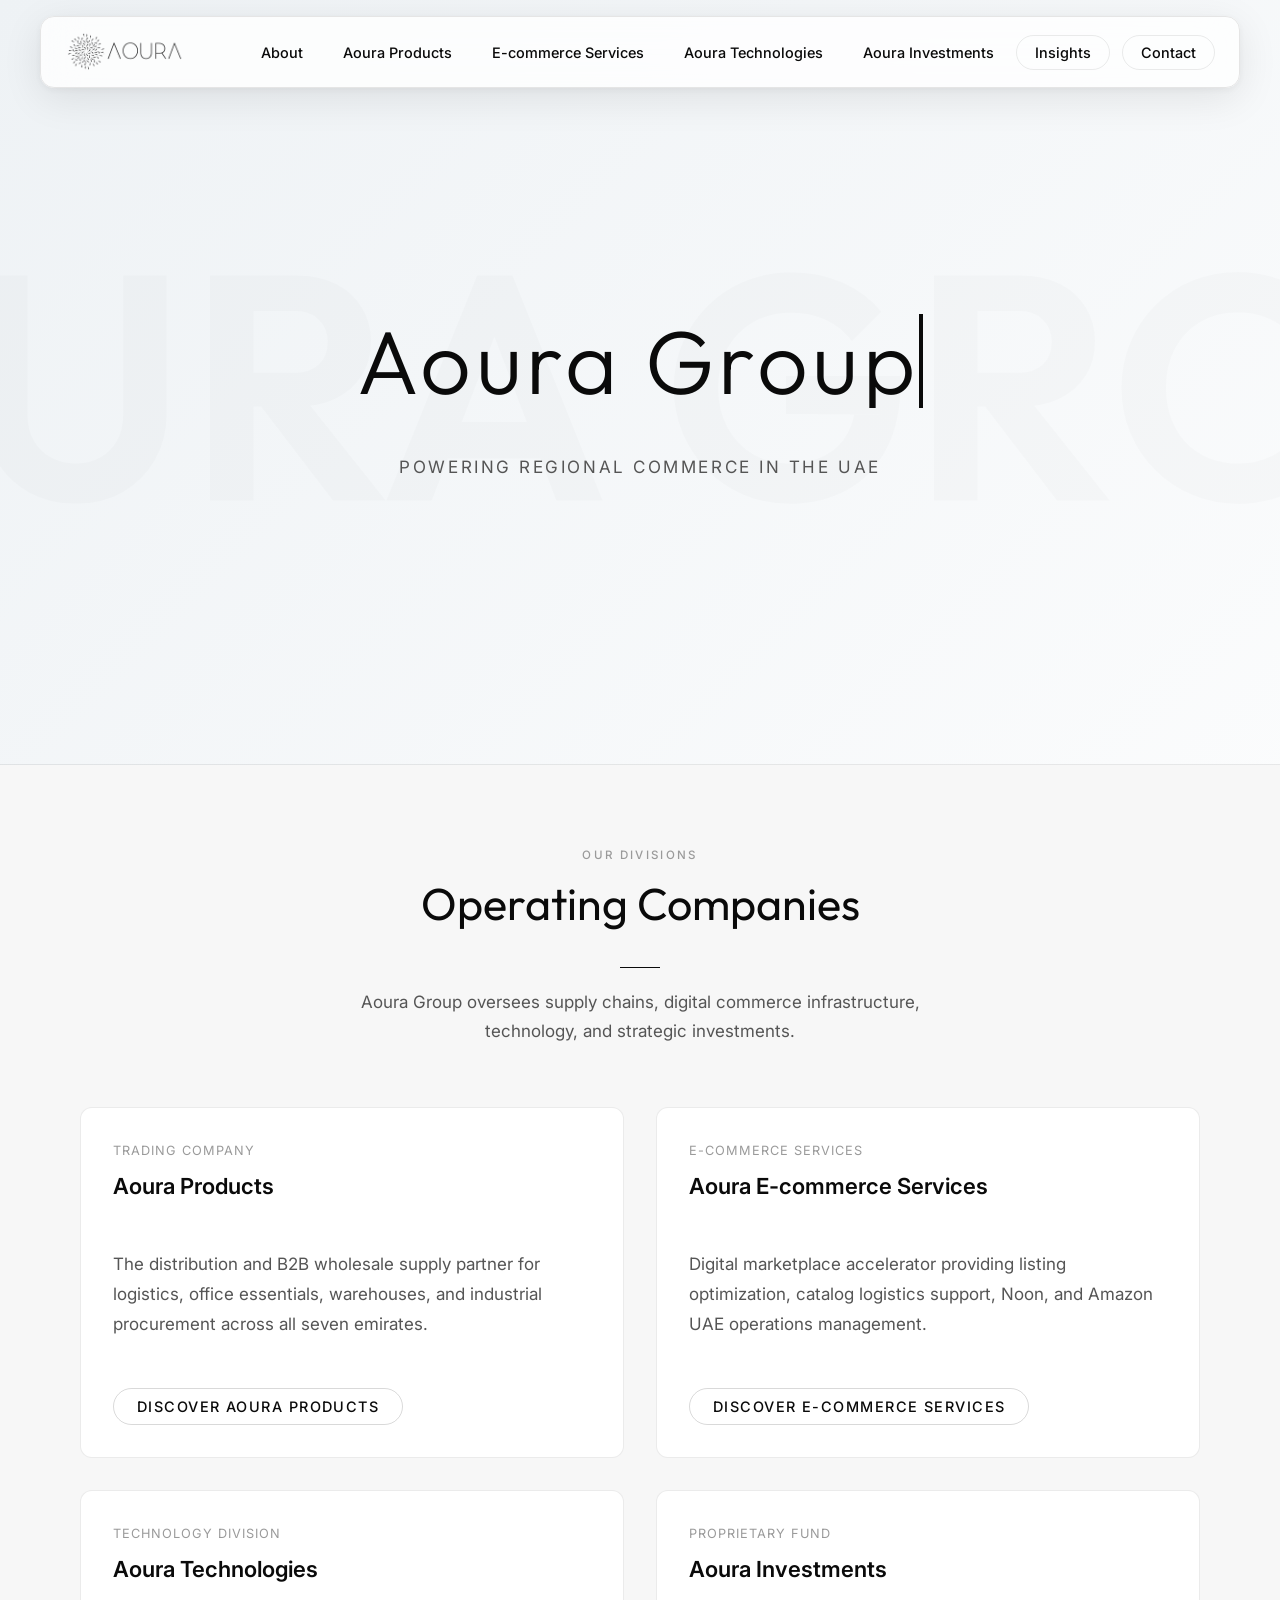
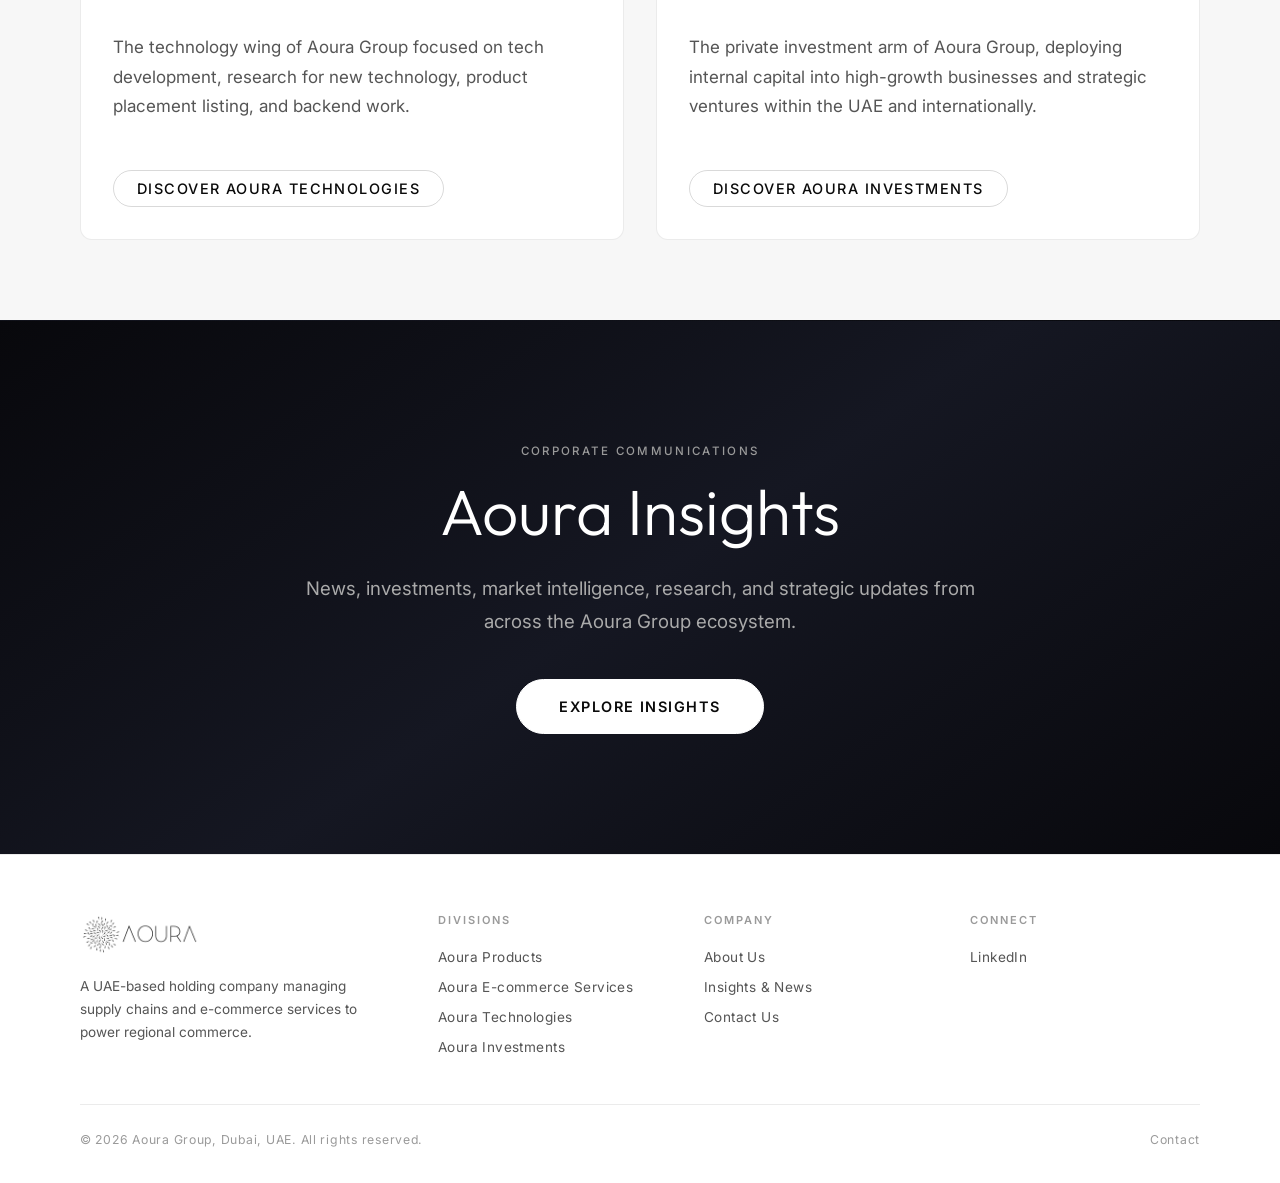
<file: index.html>
<!DOCTYPE html>
<html lang="en">
<head>
  <meta charset="utf-8"/>
  <meta content="width=device-width, initial-scale=1.0" name="viewport"/>
  <title>Aoura Group | Official Website | Commerce, Technologies & Investments</title>
  <meta content="Official website of Aoura Group, the parent holding company behind Aoura Products, Aoura E-commerce Services, Aoura Technologies, and Aoura Investments." name="description"/>

  <meta content="index, follow, max-image-preview:large, max-snippet:-1, max-video-preview:-1" name="robots"/>
  <meta content="Aoura Group" name="author"/>
  <link href="https://aouragrp.com/" rel="canonical"/>
  
  <meta content="website" property="og:type"/>
  <meta content="https://aouragrp.com/" property="og:url"/>
  <meta content="Aoura Group | Official Website" property="og:title"/>
  <meta content="Official website of Aoura Group, the parent holding company behind Aoura Products, Aoura E-commerce Services, Aoura Technologies, and Aoura Investments." property="og:description"/>
  <meta content="https://aouragrp.com/logo.png" property="og:image"/>
  <meta content="Aoura Group" property="og:site_name"/>
  
  <meta content="summary_large_image" name="twitter:card"/>
  <meta content="Aoura Group | Official Website" name="twitter:title"/>
  <meta content="Official website of Aoura Group, the parent holding company behind Aoura Products, Aoura E-commerce Services, Aoura Technologies, and Aoura Investments." name="twitter:description"/>
  <meta content="https://aouragrp.com/logo.png" name="twitter:image"/>

  <link rel="icon" type="image/png" href="favicon.png">
  <link rel="preconnect" href="https://fonts.googleapis.com">
  <link rel="preconnect" href="https://fonts.gstatic.com" crossorigin>
  <link rel="stylesheet" href="style.css">

    <script type="application/ld+json">
  {
    "@context": "https://schema.org",
    "@type": "Organization",
    "name": "Aoura Group",
    "alternateName": "Aoura GRP",
    "url": "https://aouragrp.com/",
    "logo": "https://aouragrp.com/logo.png",
    "description": "A UAE-based holding company managing supply chains and e-commerce services to power regional commerce.",
    "contactPoint": {
      "@type": "ContactPoint",
      "email": "customer@aouragrp.com",
      "contactType": "customer support"
    },
    "address": {
      "@type": "PostalAddress",
      "streetAddress": "Al Nahda Second",
      "addressLocality": "Dubai",
      "addressCountry": "AE"
    },
    "sameAs": [
      "https://www.linkedin.com/company/aoura-group"
    ]
  }
  </script>
  <script type="application/ld+json">
  {
    "@context": "https://schema.org",
    "@type": "WebSite",
    "name": "Aoura Group",
    "url": "https://aouragrp.com/"
  }
  </script>
</head>
<body>

  <!-- NAVBAR -->
  <div class="nav-wrap">
    <nav aria-label="Main Navigation" class="nav">
      <div class="nav-inner">
        <a aria-label="Aoura Group Home" class="nav-brand" href="index.html">
          <img alt="Aoura Group" src="logo.png" style="height: 48px; filter: grayscale(100%);" onerror="this.outerHTML='<span class=\'nav-brand-fallback\'>Aoura Group</span>'"/>
        </a>
        <div class="nav-links">
          <a href="about.html">About</a>
          <a href="products.html">Aoura Products</a>
          <a href="ecommerce-services.html">E-commerce Services</a>
          <a href="technologies.html">Aoura Technologies</a>
          <a href="investments.html">Aoura Investments</a>
          <a class="nav-contact-outline" href="https://insight.aouragrp.com/" target="_blank" rel="noopener" style="margin-right: 8px;">Insights</a>
          <a class="nav-contact-outline" href="contact.html">Contact</a>
        </div>
      </div>
      <button aria-expanded="false" aria-label="Open menu" class="nav-hamburger" id="hamburger">
        <span></span><span></span><span></span>
      </button>
    </nav>
  </div>
  <div aria-label="Mobile navigation" class="mobile-drawer" id="mobileDrawer" role="navigation">
    <a href="about.html">About</a>
    <a href="products.html">Aoura Products</a>
    <a href="ecommerce-services.html">E-commerce Services</a>
    <a href="technologies.html">Aoura Technologies</a>
    <a href="investments.html">Aoura Investments</a>
    <a href="https://insight.aouragrp.com/" target="_blank" rel="noopener">Insights</a>
    <a href="contact.html">Contact</a>
  </div>
  <div class="nav-spacer"></div>

  <!-- HERO -->
  <section aria-labelledby="hero-heading" id="hero">
    <div class="hero-bg-text">AOURA GROUP</div>
    <div class="hero-content">
      <div class="typewriter-container">
        <h1 class="typewriter" id="hero-heading">Aoura Group</h1>
      </div>
      <p class="hero-sub">Powering Regional Commerce in the UAE</p>
    </div>
  </section>

  <!-- DIVISIONS -->
  <section class="section grey" id="divisions">
    <div class="container">
      <div class="section-header center reveal">
        <p class="eyebrow">Our Divisions</p>
        <h2>Operating Companies</h2>
        <div class="divider"></div>
        <p>Aoura Group oversees supply chains, digital commerce infrastructure, technology, and strategic investments.</p>
      </div>
      <div class="sp-grid">
        
        <a class="sp-card reveal" href="products.html">
          <p class="sp-cat">Trading Company</p>
          <h3 style="min-height: 64px;">Aoura Products</h3>
          <p style="flex: 1; margin-bottom: 24px;">The distribution and B2B wholesale supply partner for logistics, office essentials, warehouses, and industrial procurement across all seven emirates.</p>
          <span class="sp-action-btn">Discover Aoura Products</span>
        </a>

        <a class="sp-card reveal" href="ecommerce-services.html">
          <p class="sp-cat">E-Commerce Services</p>
          <h3 style="min-height: 64px;">Aoura E-commerce Services</h3>
          <p style="flex: 1; margin-bottom: 24px;">Digital marketplace accelerator providing listing optimization, catalog logistics support, Noon, and Amazon UAE operations management.</p>
          <span class="sp-action-btn">Discover E-Commerce Services</span>
        </a>

        <a class="sp-card reveal" href="technologies.html">
          <p class="sp-cat">Technology Division</p>
          <h3 style="min-height: 64px;">Aoura Technologies</h3>
          <p style="flex: 1; margin-bottom: 24px;">The technology wing of Aoura Group focused on tech development, research for new technology, product placement listing, and backend work.</p>
          <span class="sp-action-btn">Discover Aoura Technologies</span>
        </a>

        <a class="sp-card reveal" href="investments.html">
          <p class="sp-cat">Proprietary Fund</p>
          <h3 style="min-height: 64px;">Aoura Investments</h3>
          <p style="flex: 1; margin-bottom: 24px;">The private investment arm of Aoura Group, deploying internal capital into high-growth businesses and strategic ventures within the UAE and internationally.</p>
          <span class="sp-action-btn">Discover Aoura Investments</span>
        </a>

      </div>
    </div>
  </section>

  <!-- INSIGHTS PREVIEW -->
  <section class="insights-banner reveal" id="insights-banner">
    <div class="container" style="max-width: 800px;">
      <p class="eyebrow" style="color: var(--grey-400); margin-bottom: 16px;">Corporate Communications</p>
      <h2 style="font-size: clamp(2.5rem, 5vw, 4rem); font-family: var(--font-display); font-weight: 300; margin-bottom: 24px;">Aoura Insights</h2>
      <p style="font-size: 1.1rem; line-height: 1.8; color: #aaaaaa; margin-bottom: 40px;">
        News, investments, market intelligence, research, and strategic updates from across the Aoura Group ecosystem.
      </p>
      <a href="https://insight.aouragrp.com/" target="_blank" rel="noopener" class="btn btn-light">Explore Insights</a>
    </div>
  </section>

  <!-- FOOTER -->
  <footer>
    <div class="container">
      <div class="footer-grid">
        <div style="grid-column: span 1.4;">
          <span class="footer-brand">
            <img alt="Aoura Group" src="logo.png" style="height: 48px; filter: grayscale(100%);" onerror="this.outerHTML='<span class=\'footer-brand\'>Aoura Group</span>'"/>
          </span>
          <p class="footer-tagline">A UAE-based holding company managing supply chains and e-commerce services to power regional commerce.</p>
        </div>
        <div>
          <p class="footer-col-title">Divisions</p>
          <ul class="footer-col-links">
            <li><a href="products.html">Aoura Products</a></li>
            <li><a href="ecommerce-services.html">Aoura E-commerce Services</a></li>
            <li><a href="technologies.html">Aoura Technologies</a></li>
            <li><a href="investments.html">Aoura Investments</a></li>
          </ul>
        </div>
        <div>
          <p class="footer-col-title">Company</p>
          <ul class="footer-col-links">
            <li><a href="about.html">About Us</a></li>
            <li><a href="https://insight.aouragrp.com/" target="_blank" rel="noopener">Insights & News</a></li>
            <li><a href="contact.html">Contact Us</a></li>
          </ul>
        </div>
        <div>
          <p class="footer-col-title">Connect</p>
          <ul class="footer-col-links">
            <li><a href="https://www.linkedin.com/company/aoura-group" target="_blank" rel="noopener">LinkedIn</a></li>
          </ul>
        </div>
      </div>
      <div class="footer-bottom">
        <p class="footer-copy">© 2026 Aoura Group, Dubai, UAE. All rights reserved.</p>
        <p class="footer-copy">
          <a href="contact.html">Contact</a>
        </p>
      </div>
    </div>
  </footer>

  <script src="script.js"></script>
</body>
</html>
</file>
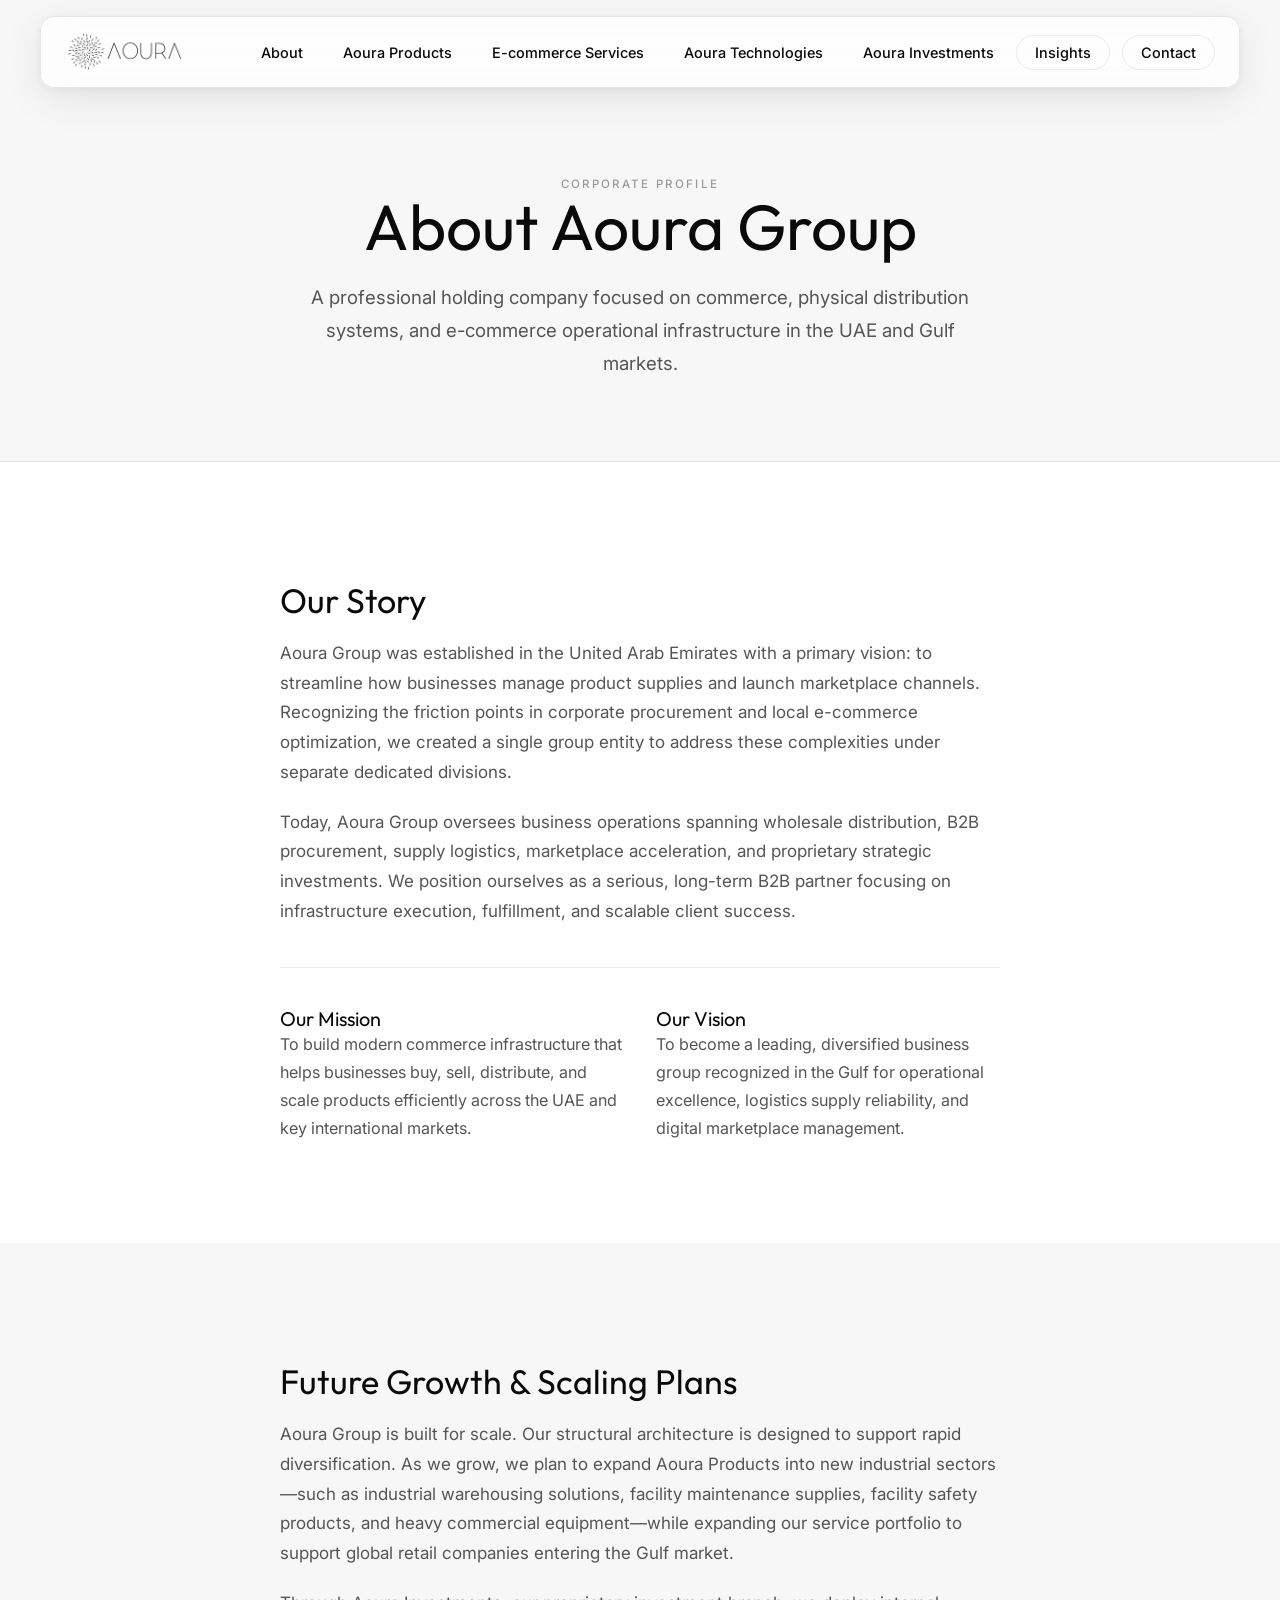
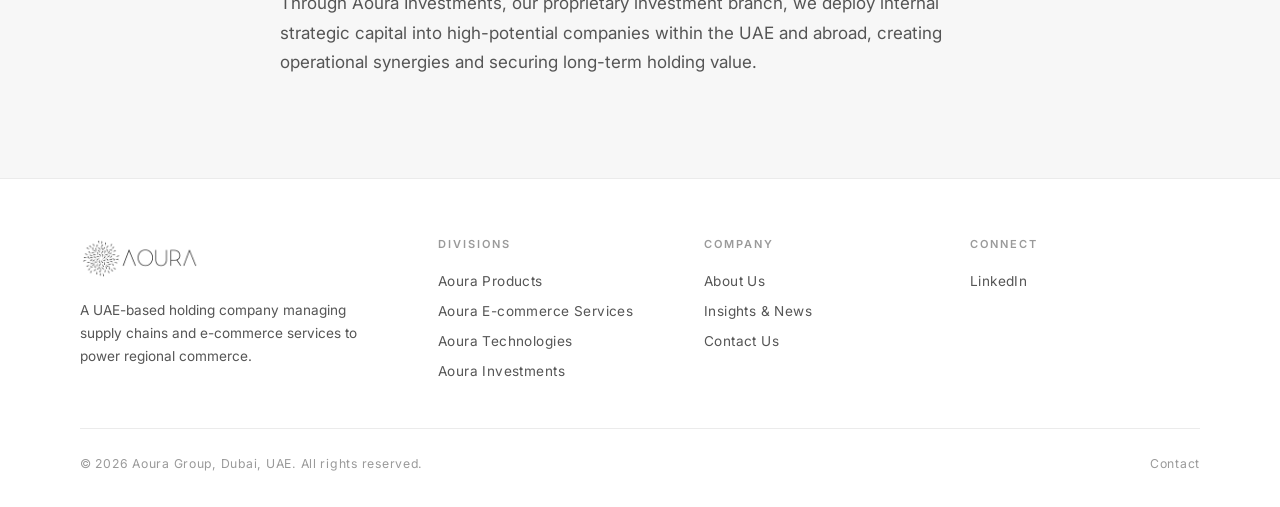
<file: about.html>
<!DOCTYPE html>
<html lang="en">
<head>
  <meta charset="utf-8"/>
  <meta content="width=device-width, initial-scale=1.0" name="viewport"/>
  <title>About Aoura Group | Holding Company Overview</title>
  <meta content="Discover the company story, mission, vision, and multi-division structure of Aoura Group, a leading holding company based in the UAE." name="description"/>

  <meta content="index, follow, max-image-preview:large, max-snippet:-1, max-video-preview:-1" name="robots"/>
  <meta content="Aoura Group" name="author"/>
  <link href="https://aouragrp.com/about.html" rel="canonical"/>
  
  <meta content="website" property="og:type"/>
  <meta content="https://aouragrp.com/about.html" property="og:url"/>
  <meta content="About Aoura Group | Holding Company Overview" property="og:title"/>
  <meta content="Discover the company story, mission, vision, and multi-division structure of Aoura Group, a leading holding company based in the UAE." property="og:description"/>
  <meta content="https://aouragrp.com/logo.png" property="og:image"/>
  <meta content="Aoura Group" property="og:site_name"/>
  
  <meta content="summary_large_image" name="twitter:card"/>
  <meta content="About Aoura Group | Holding Company Overview" name="twitter:title"/>
  <meta content="Discover the company story, mission, vision, and multi-division structure of Aoura Group, a leading holding company based in the UAE." name="twitter:description"/>
  <meta content="https://aouragrp.com/logo.png" name="twitter:image"/>

  <link rel="icon" type="image/png" href="favicon.png">
  <link rel="preconnect" href="https://fonts.googleapis.com">
  <link rel="preconnect" href="https://fonts.gstatic.com" crossorigin>
  <link rel="stylesheet" href="style.css">

  <script type="application/ld+json">
  {
    "@context": "https://schema.org",
    "@type": "WebPage",
    "name": "About Aoura Group | Holding Company Overview",
    "description": "Discover the company story, mission, vision, and multi-division structure of Aoura Group, a leading holding company based in the UAE.",
    "url": "https://aouragrp.com/about.html"
  }
  </script>

  <script type="application/ld+json">
  {
    "@context": "https://schema.org",
    "@type": "BreadcrumbList",
    "itemListElement": [
      {
        "@type": "ListItem",
        "position": 1,
        "name": "Home",
        "item": "https://aouragrp.com/"
      },
      {
        "@type": "ListItem",
        "position": 2,
        "name": "About",
        "item": "https://aouragrp.com/about.html"
      }
    ]
  }
  </script>
</head>
<body>

  <!-- NAVBAR -->
  <div class="nav-wrap">
    <nav aria-label="Main Navigation" class="nav">
      <div class="nav-inner">
        <a aria-label="Aoura Group Home" class="nav-brand" href="index.html">
          <img alt="Aoura Group" src="logo.png" style="height: 48px; filter: grayscale(100%);" onerror="this.outerHTML='<span class=\'nav-brand-fallback\'>Aoura Group</span>'"/>
        </a>
        <div class="nav-links">
          <a href="about.html">About</a>
          <a href="products.html">Aoura Products</a>
          <a href="ecommerce-services.html">E-commerce Services</a>
          <a href="technologies.html">Aoura Technologies</a>
          <a href="investments.html">Aoura Investments</a>
          <a class="nav-contact-outline" href="https://insight.aouragrp.com/" target="_blank" rel="noopener" style="margin-right: 8px;">Insights</a>
          <a class="nav-contact-outline" href="contact.html">Contact</a>
        </div>
      </div>
      <button aria-expanded="false" aria-label="Open menu" class="nav-hamburger" id="hamburger">
        <span></span><span></span><span></span>
      </button>
    </nav>
  </div>
  <div aria-label="Mobile navigation" class="mobile-drawer" id="mobileDrawer" role="navigation">
    <a href="about.html">About</a>
    <a href="products.html">Aoura Products</a>
    <a href="ecommerce-services.html">E-commerce Services</a>
    <a href="technologies.html">Aoura Technologies</a>
    <a href="investments.html">Aoura Investments</a>
    <a href="https://insight.aouragrp.com/" target="_blank" rel="noopener">Insights</a>
    <a href="contact.html">Contact</a>
  </div>
  <div class="nav-spacer"></div>

  <!-- HEADER -->
  <header class="page-header" style="text-align: center;">
    <div class="container">
      <span class="eyebrow">CORPORATE PROFILE</span>
      <h1>About Aoura Group</h1>
      <p style="margin: 0 auto;">A professional holding company focused on commerce, physical distribution systems, and e-commerce operational infrastructure in the UAE and Gulf markets.</p>
    </div>
  </header>

  <!-- STORY -->
  <section class="section" id="story">
    <div class="container content-block reveal">
      <h2>Our Story</h2>
      <p>Aoura Group was established in the United Arab Emirates with a primary vision: to streamline how businesses manage product supplies and launch marketplace channels. Recognizing the friction points in corporate procurement and local e-commerce optimization, we created a single group entity to address these complexities under separate dedicated divisions.</p>
      <p>Today, Aoura Group oversees business operations spanning wholesale distribution, B2B procurement, supply logistics, marketplace acceleration, and proprietary strategic investments. We position ourselves as a serious, long-term B2B partner focusing on infrastructure execution, fulfillment, and scalable client success.</p>
      
      <div class="divider" style="width: 100%; margin: 40px 0; background: var(--border);"></div>
      
      <div class="sp-grid" style="grid-template-columns: 1fr 1fr;">
        <div>
          <h3>Our Mission</h3>
          <p style="font-size: 0.95rem;">To build modern commerce infrastructure that helps businesses buy, sell, distribute, and scale products efficiently across the UAE and key international markets.</p>
        </div>
        <div>
          <h3>Our Vision</h3>
          <p style="font-size: 0.95rem;">To become a leading, diversified business group recognized in the Gulf for operational excellence, logistics supply reliability, and digital marketplace management.</p>
        </div>
      </div>
    </div>
  </section>

  <!-- GROWTH -->
  <section class="section grey" id="growth">
    <div class="container content-block reveal">
      <h2>Future Growth & Scaling Plans</h2>
      <p>Aoura Group is built for scale. Our structural architecture is designed to support rapid diversification. As we grow, we plan to expand Aoura Products into new industrial sectors—such as industrial warehousing solutions, facility maintenance supplies, facility safety products, and heavy commercial equipment—while expanding our service portfolio to support global retail companies entering the Gulf market.</p>
      <p>Through Aoura Investments, our proprietary investment branch, we deploy internal strategic capital into high-potential companies within the UAE and abroad, creating operational synergies and securing long-term holding value.</p>
    </div>
  </section>

  <!-- FOOTER -->
  <footer>
    <div class="container">
      <div class="footer-grid">
        <div style="grid-column: span 1.4;">
          <span class="footer-brand">
            <img alt="Aoura Group" src="logo.png" style="height: 48px; filter: grayscale(100%);" onerror="this.outerHTML='<span class=\'footer-brand\'>Aoura Group</span>'"/>
          </span>
          <p class="footer-tagline">A UAE-based holding company managing supply chains and e-commerce services to power regional commerce.</p>
        </div>
        <div>
          <p class="footer-col-title">Divisions</p>
          <ul class="footer-col-links">
            <li><a href="products.html">Aoura Products</a></li>
            <li><a href="ecommerce-services.html">Aoura E-commerce Services</a></li>
            <li><a href="technologies.html">Aoura Technologies</a></li>
            <li><a href="investments.html">Aoura Investments</a></li>
          </ul>
        </div>
        <div>
          <p class="footer-col-title">Company</p>
          <ul class="footer-col-links">
            <li><a href="about.html">About Us</a></li>
            <li><a href="https://insight.aouragrp.com/" target="_blank" rel="noopener">Insights & News</a></li>
            <li><a href="contact.html">Contact Us</a></li>
          </ul>
        </div>
        <div>
          <p class="footer-col-title">Connect</p>
          <ul class="footer-col-links">
            <li><a href="https://www.linkedin.com/company/aoura-group" target="_blank" rel="noopener">LinkedIn</a></li>
          </ul>
        </div>
      </div>
      <div class="footer-bottom">
        <p class="footer-copy">© 2026 Aoura Group, Dubai, UAE. All rights reserved.</p>
        <p class="footer-copy">
          <a href="contact.html">Contact</a>
        </p>
      </div>
    </div>
  </footer>

  <script src="script.js"></script>
</body>
</html>
</file>
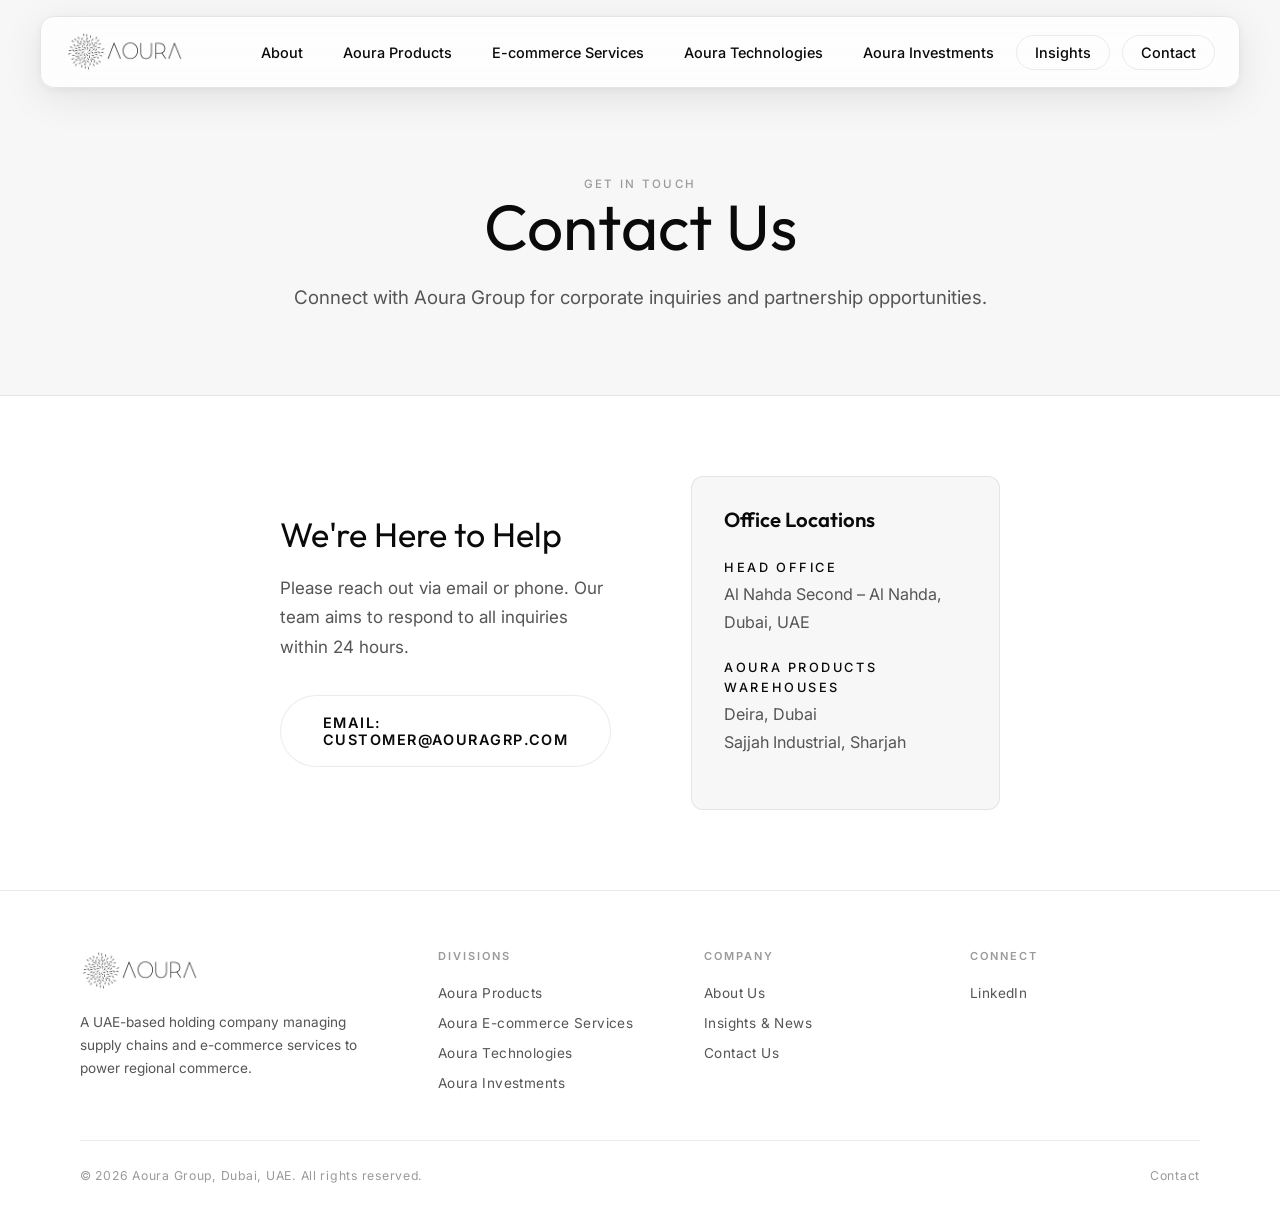
<file: contact.html>
<!DOCTYPE html>
<html lang="en">
<head>
  <meta charset="utf-8"/>
  <meta content="width=device-width, initial-scale=1.0" name="viewport"/>
  <title>Contact Aoura Group | Get in Touch</title>
  <meta content="Contact Aoura Group. Get in touch with our team for corporate inquiries, trading requests, or e-commerce services." name="description"/>

  <meta content="index, follow, max-image-preview:large, max-snippet:-1, max-video-preview:-1" name="robots"/>
  <meta content="Aoura Group" name="author"/>
  <link href="https://aouragrp.com/contact.html" rel="canonical"/>
  
  <meta content="website" property="og:type"/>
  <meta content="https://aouragrp.com/contact.html" property="og:url"/>
  <meta content="Contact Aoura Group | Get in Touch" property="og:title"/>
  <meta content="Contact Aoura Group. Get in touch with our team for corporate inquiries, trading requests, or e-commerce services." property="og:description"/>
  <meta content="https://aouragrp.com/logo.png" property="og:image"/>
  <meta content="Aoura Group" property="og:site_name"/>
  
  <meta content="summary_large_image" name="twitter:card"/>
  <meta content="Contact Aoura Group | Get in Touch" name="twitter:title"/>
  <meta content="Contact Aoura Group. Get in touch with our team for corporate inquiries, trading requests, or e-commerce services." name="twitter:description"/>
  <meta content="https://aouragrp.com/logo.png" name="twitter:image"/>

  <link rel="icon" type="image/png" href="favicon.png">
  <link rel="preconnect" href="https://fonts.googleapis.com">
  <link rel="preconnect" href="https://fonts.gstatic.com" crossorigin>
  <link rel="stylesheet" href="style.css">

  <script type="application/ld+json">
  {
    "@context": "https://schema.org",
    "@type": "ContactPage",
    "name": "Contact Aoura Group",
    "description": "Contact Aoura Group for corporate inquiries and division-specific requests.",
    "url": "https://aouragrp.com/contact.html"
  }
  </script>

  <script type="application/ld+json">
  {
    "@context": "https://schema.org",
    "@type": "BreadcrumbList",
    "itemListElement": [
      {
        "@type": "ListItem",
        "position": 1,
        "name": "Home",
        "item": "https://aouragrp.com/"
      },
      {
        "@type": "ListItem",
        "position": 2,
        "name": "Contact",
        "item": "https://aouragrp.com/contact.html"
      }
    ]
  }
  </script>
</head>
<body>

  <!-- NAVBAR -->
  <div class="nav-wrap">
    <nav aria-label="Main Navigation" class="nav">
      <div class="nav-inner">
        <a aria-label="Aoura Group Home" class="nav-brand" href="index.html">
          <img alt="Aoura Group" src="logo.png" style="height: 48px; filter: grayscale(100%);" onerror="this.outerHTML='<span class=\'nav-brand-fallback\'>Aoura Group</span>'"/>
        </a>
        <div class="nav-links">
          <a href="about.html">About</a>
          <a href="products.html">Aoura Products</a>
          <a href="ecommerce-services.html">E-commerce Services</a>
          <a href="technologies.html">Aoura Technologies</a>
          <a href="investments.html">Aoura Investments</a>
          <a class="nav-contact-outline" href="https://insight.aouragrp.com/" target="_blank" rel="noopener" style="margin-right: 8px;">Insights</a>
          <a class="nav-contact-outline" href="contact.html">Contact</a>
        </div>
      </div>
      <button aria-expanded="false" aria-label="Open menu" class="nav-hamburger" id="hamburger">
        <span></span><span></span><span></span>
      </button>
    </nav>
  </div>
  <div aria-label="Mobile navigation" class="mobile-drawer" id="mobileDrawer" role="navigation">
    <a href="about.html">About</a>
    <a href="products.html">Aoura Products</a>
    <a href="ecommerce-services.html">E-commerce Services</a>
    <a href="technologies.html">Aoura Technologies</a>
    <a href="investments.html">Aoura Investments</a>
    <a href="https://insight.aouragrp.com/" target="_blank" rel="noopener">Insights</a>
    <a href="contact.html">Contact</a>
  </div>
  <div class="nav-spacer"></div>

  <!-- HEADER -->
  <header class="page-header" style="text-align: center;">
    <div class="container">
      <span class="eyebrow">GET IN TOUCH</span>
      <h1>Contact Us</h1>
      <p style="margin: 0 auto;">Connect with Aoura Group for corporate inquiries and partnership opportunities.</p>
    </div>
  </header>

  <!-- CONTENT -->
  <section class="section" id="contact">
    <div class="container content-block reveal">
      
      <div class="contact-grid">
        <div class="contact-text">
          <h2>We're Here to Help</h2>
          <p>Please reach out via email or phone. Our team aims to respond to all inquiries within 24 hours.</p>
          
          <div style="display: flex; flex-direction: column; gap: 16px; margin-top: 32px;">
            <a href="mailto:customer@aouragrp.com" class="btn btn-light" style="display: inline-flex; justify-content: center; width: 100%; border: 1px solid var(--border);">Email: customer@aouragrp.com</a>

          </div>
        </div>

        <div>
          <div style="padding: 32px; background: var(--grey-100); border-radius: 12px; border: 1px solid var(--border);">
            <h3 style="font-size: 1.2rem; margin-bottom: 24px; font-weight: 600;">Office Locations</h3>
            
            <div style="margin-bottom: 20px;">
              <span class="eyebrow" style="color: var(--black); font-size: 0.75rem;">Head Office</span>
              <p style="font-size: 0.95rem; margin-top: 4px; color: var(--grey-600);">Al Nahda Second – Al Nahda, Dubai, UAE</p>
            </div>

            <div style="margin-bottom: 20px;">
              <span class="eyebrow" style="color: var(--black); font-size: 0.75rem;">Aoura Products Warehouses</span>
              <p style="font-size: 0.95rem; margin-top: 4px; color: var(--grey-600);">Deira, Dubai<br/>Sajjah Industrial, Sharjah</p>
            </div>
            
          </div>
        </div>
      </div>

    </div>
  </section>

  <!-- FOOTER -->
  <footer>
    <div class="container">
      <div class="footer-grid">
        <div style="grid-column: span 1.4;">
          <span class="footer-brand">
            <img alt="Aoura Group" src="logo.png" style="height: 48px; filter: grayscale(100%);" onerror="this.outerHTML='<span class=\'footer-brand\'>Aoura Group</span>'"/>
          </span>
          <p class="footer-tagline">A UAE-based holding company managing supply chains and e-commerce services to power regional commerce.</p>
        </div>
        <div>
          <p class="footer-col-title">Divisions</p>
          <ul class="footer-col-links">
            <li><a href="products.html">Aoura Products</a></li>
            <li><a href="ecommerce-services.html">Aoura E-commerce Services</a></li>
            <li><a href="technologies.html">Aoura Technologies</a></li>
            <li><a href="investments.html">Aoura Investments</a></li>
          </ul>
        </div>
        <div>
          <p class="footer-col-title">Company</p>
          <ul class="footer-col-links">
            <li><a href="about.html">About Us</a></li>
            <li><a href="https://insight.aouragrp.com/" target="_blank" rel="noopener">Insights & News</a></li>
            <li><a href="contact.html">Contact Us</a></li>
          </ul>
        </div>
        <div>
          <p class="footer-col-title">Connect</p>
          <ul class="footer-col-links">
            <li><a href="https://www.linkedin.com/company/aoura-group" target="_blank" rel="noopener">LinkedIn</a></li>
          </ul>
        </div>
      </div>
      <div class="footer-bottom">
        <p class="footer-copy">© 2026 Aoura Group, Dubai, UAE. All rights reserved.</p>
        <p class="footer-copy">
          <a href="contact.html">Contact</a>
        </p>
      </div>
    </div>
  </footer>

  <script src="script.js"></script>
</body>
</html>
</file>
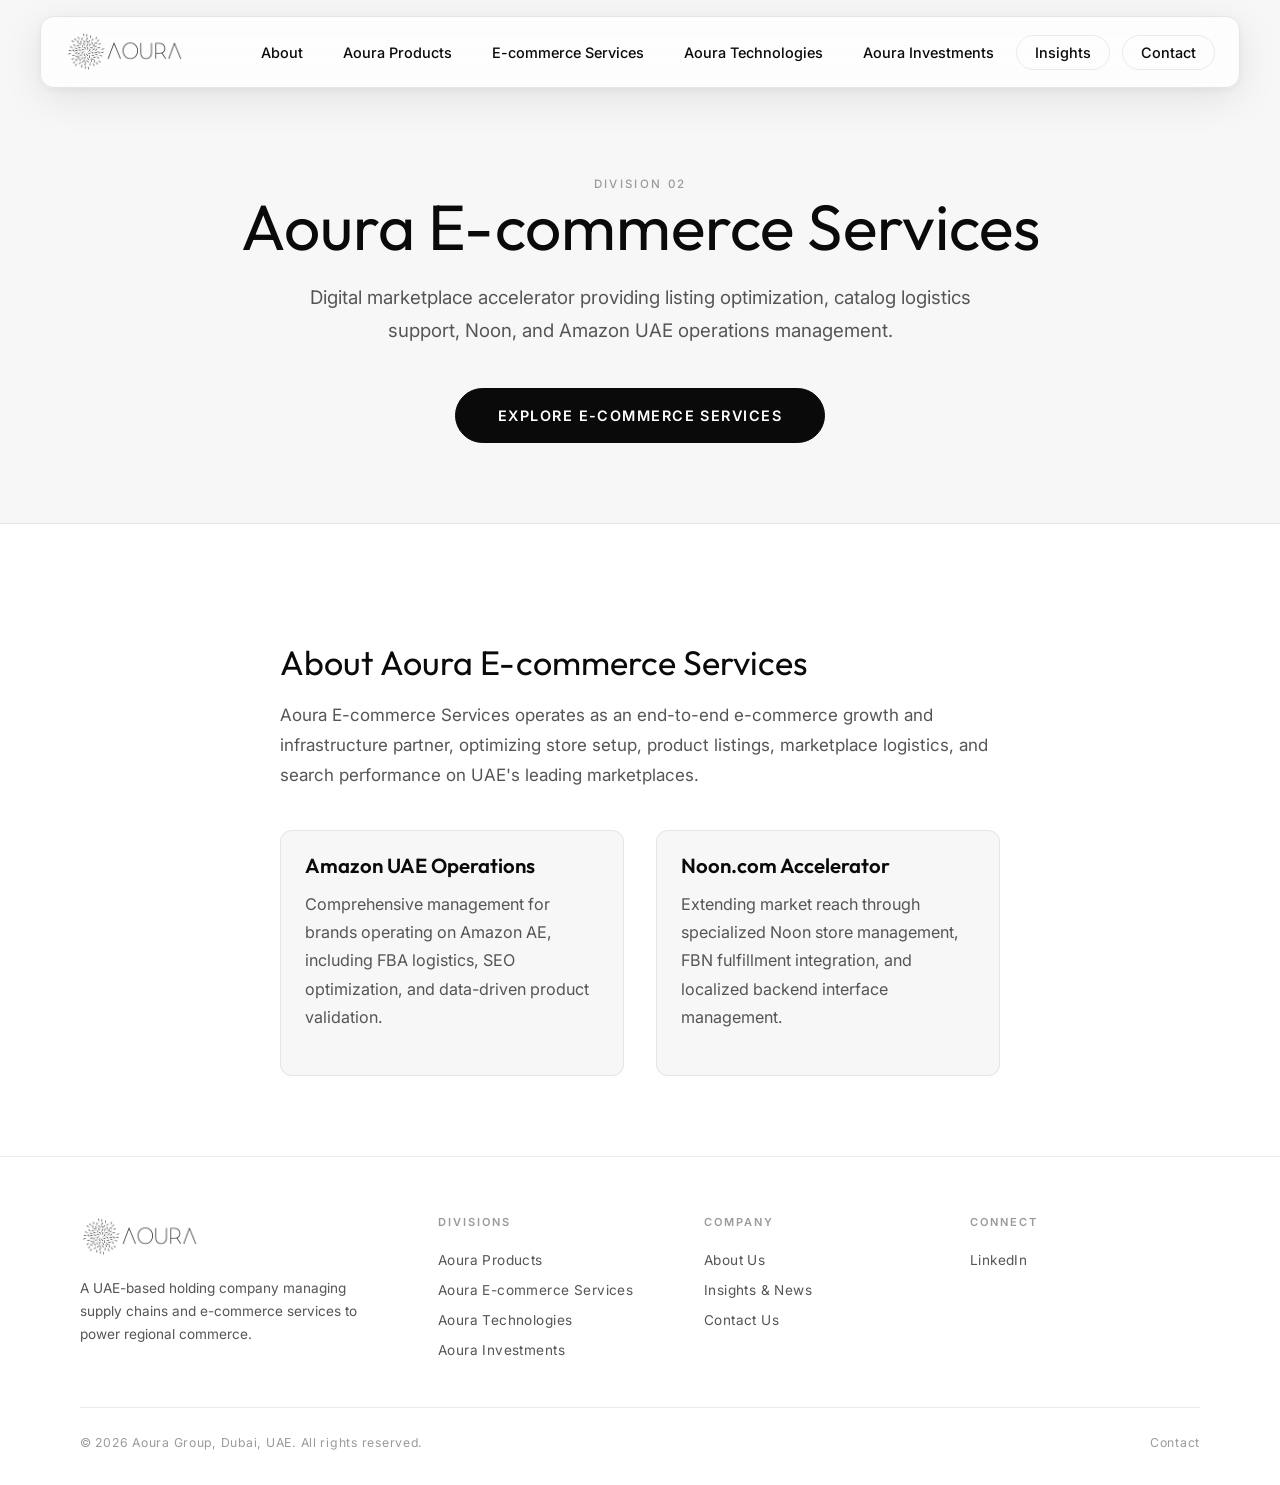
<file: ecommerce-services.html>
<!DOCTYPE html>
<html lang="en">
<head>
  <meta charset="utf-8"/>
  <meta content="width=device-width, initial-scale=1.0" name="viewport"/>
  <title>Aoura E-commerce Services | Marketplace Operations | Aoura Group</title>
  <meta content="Aoura E-commerce Services is a digital marketplace accelerator providing listing optimization, catalog logistics support, Noon, and Amazon UAE operations management." name="description"/>

  <meta content="index, follow, max-image-preview:large, max-snippet:-1, max-video-preview:-1" name="robots"/>
  <meta content="Aoura Group" name="author"/>
  <link href="https://aouragrp.com/ecommerce-services.html" rel="canonical"/>
  
  <meta content="website" property="og:type"/>
  <meta content="https://aouragrp.com/ecommerce-services.html" property="og:url"/>
  <meta content="Aoura E-commerce Services | Aoura Group" property="og:title"/>
  <meta content="Aoura E-commerce Services is a digital marketplace accelerator providing listing optimization, catalog logistics support, Noon, and Amazon UAE operations management." property="og:description"/>
  <meta content="https://aouragrp.com/logo.png" property="og:image"/>
  <meta content="Aoura Group" property="og:site_name"/>
  
  <meta content="summary_large_image" name="twitter:card"/>
  <meta content="Aoura E-commerce Services | Aoura Group" name="twitter:title"/>
  <meta content="Aoura E-commerce Services is a digital marketplace accelerator providing listing optimization, catalog logistics support, Noon, and Amazon UAE operations management." name="twitter:description"/>
  <meta content="https://aouragrp.com/logo.png" name="twitter:image"/>

  <link rel="icon" type="image/png" href="favicon.png">
  <link rel="preconnect" href="https://fonts.googleapis.com">
  <link rel="preconnect" href="https://fonts.gstatic.com" crossorigin>
  <link rel="stylesheet" href="style.css">

  <script type="application/ld+json">
  {
    "@context": "https://schema.org",
    "@type": "WebPage",
    "name": "Aoura E-commerce Services | Marketplace Operations",
    "description": "Aoura E-commerce Services is a digital marketplace accelerator providing listing optimization, catalog logistics support, Noon, and Amazon UAE operations management.",
    "url": "https://aouragrp.com/ecommerce-services.html"
  }
  </script>

  <script type="application/ld+json">
  {
    "@context": "https://schema.org",
    "@type": "BreadcrumbList",
    "itemListElement": [
      {
        "@type": "ListItem",
        "position": 1,
        "name": "Home",
        "item": "https://aouragrp.com/"
      },
      {
        "@type": "ListItem",
        "position": 2,
        "name": "E-Commerce Services",
        "item": "https://aouragrp.com/ecommerce-services.html"
      }
    ]
  }
  </script>
</head>
<body>

  <!-- NAVBAR -->
  <div class="nav-wrap">
    <nav aria-label="Main Navigation" class="nav">
      <div class="nav-inner">
        <a aria-label="Aoura Group Home" class="nav-brand" href="index.html">
          <img alt="Aoura Group" src="logo.png" style="height: 48px; filter: grayscale(100%);" onerror="this.outerHTML='<span class=\'nav-brand-fallback\'>Aoura Group</span>'"/>
        </a>
        <div class="nav-links">
          <a href="about.html">About</a>
          <a href="products.html">Aoura Products</a>
          <a href="ecommerce-services.html">E-commerce Services</a>
          <a href="technologies.html">Aoura Technologies</a>
          <a href="investments.html">Aoura Investments</a>
          <a class="nav-contact-outline" href="https://insight.aouragrp.com/" target="_blank" rel="noopener" style="margin-right: 8px;">Insights</a>
          <a class="nav-contact-outline" href="contact.html">Contact</a>
        </div>
      </div>
      <button aria-expanded="false" aria-label="Open menu" class="nav-hamburger" id="hamburger">
        <span></span><span></span><span></span>
      </button>
    </nav>
  </div>
  <div aria-label="Mobile navigation" class="mobile-drawer" id="mobileDrawer" role="navigation">
    <a href="about.html">About</a>
    <a href="products.html">Aoura Products</a>
    <a href="ecommerce-services.html">E-commerce Services</a>
    <a href="technologies.html">Aoura Technologies</a>
    <a href="investments.html">Aoura Investments</a>
    <a href="https://insight.aouragrp.com/" target="_blank" rel="noopener">Insights</a>
    <a href="contact.html">Contact</a>
  </div>
  <div class="nav-spacer"></div>

  <!-- HEADER -->
  <header class="page-header" style="text-align: center;">
    <div class="container">
      <span class="eyebrow">DIVISION 02</span>
      <h1>Aoura E-commerce Services</h1>
      <p style="margin: 0 auto;">Digital marketplace accelerator providing listing optimization, catalog logistics support, Noon, and Amazon UAE operations management.</p>
      <div style="margin-top: 40px;">
        <a href="https://services.aouragrp.com/" class="btn" target="_blank" rel="noopener">Explore E-commerce Services</a>
      </div>
    </div>
  </header>

  <!-- CONTENT -->
  <section class="section" id="overview">
    <div class="container content-block reveal">
      <h2>About Aoura E-commerce Services</h2>
      <p>Aoura E-commerce Services operates as an end-to-end e-commerce growth and infrastructure partner, optimizing store setup, product listings, marketplace logistics, and search performance on UAE's leading marketplaces.</p>
      
      <div class="sp-grid" style="grid-template-columns: 1fr 1fr; margin-top: 40px;">
        <div style="padding: 24px; border: 1px solid var(--border); border-radius: 12px; background: var(--grey-100);">
          <h3 style="font-size: 1.2rem; margin-bottom: 12px; font-weight: 600;">Amazon UAE Operations</h3>
          <p style="font-size: 0.95rem;">Comprehensive management for brands operating on Amazon AE, including FBA logistics, SEO optimization, and data-driven product validation.</p>
        </div>
        <div style="padding: 24px; border: 1px solid var(--border); border-radius: 12px; background: var(--grey-100);">
          <h3 style="font-size: 1.2rem; margin-bottom: 12px; font-weight: 600;">Noon.com Accelerator</h3>
          <p style="font-size: 0.95rem;">Extending market reach through specialized Noon store management, FBN fulfillment integration, and localized backend interface management.</p>
        </div>
      </div>
    </div>
  </section>

  <!-- FOOTER -->
  <footer>
    <div class="container">
      <div class="footer-grid">
        <div style="grid-column: span 1.4;">
          <span class="footer-brand">
            <img alt="Aoura Group" src="logo.png" style="height: 48px; filter: grayscale(100%);" onerror="this.outerHTML='<span class=\'footer-brand\'>Aoura Group</span>'"/>
          </span>
          <p class="footer-tagline">A UAE-based holding company managing supply chains and e-commerce services to power regional commerce.</p>
        </div>
        <div>
          <p class="footer-col-title">Divisions</p>
          <ul class="footer-col-links">
            <li><a href="products.html">Aoura Products</a></li>
            <li><a href="ecommerce-services.html">Aoura E-commerce Services</a></li>
            <li><a href="technologies.html">Aoura Technologies</a></li>
            <li><a href="investments.html">Aoura Investments</a></li>
          </ul>
        </div>
        <div>
          <p class="footer-col-title">Company</p>
          <ul class="footer-col-links">
            <li><a href="about.html">About Us</a></li>
            <li><a href="https://insight.aouragrp.com/" target="_blank" rel="noopener">Insights & News</a></li>
            <li><a href="contact.html">Contact Us</a></li>
          </ul>
        </div>
        <div>
          <p class="footer-col-title">Connect</p>
          <ul class="footer-col-links">
            <li><a href="https://www.linkedin.com/company/aoura-group" target="_blank" rel="noopener">LinkedIn</a></li>
          </ul>
        </div>
      </div>
      <div class="footer-bottom">
        <p class="footer-copy">© 2026 Aoura Group, Dubai, UAE. All rights reserved.</p>
        <p class="footer-copy">
          <a href="contact.html">Contact</a>
        </p>
      </div>
    </div>
  </footer>

  <script src="script.js"></script>
</body>
</html>
</file>
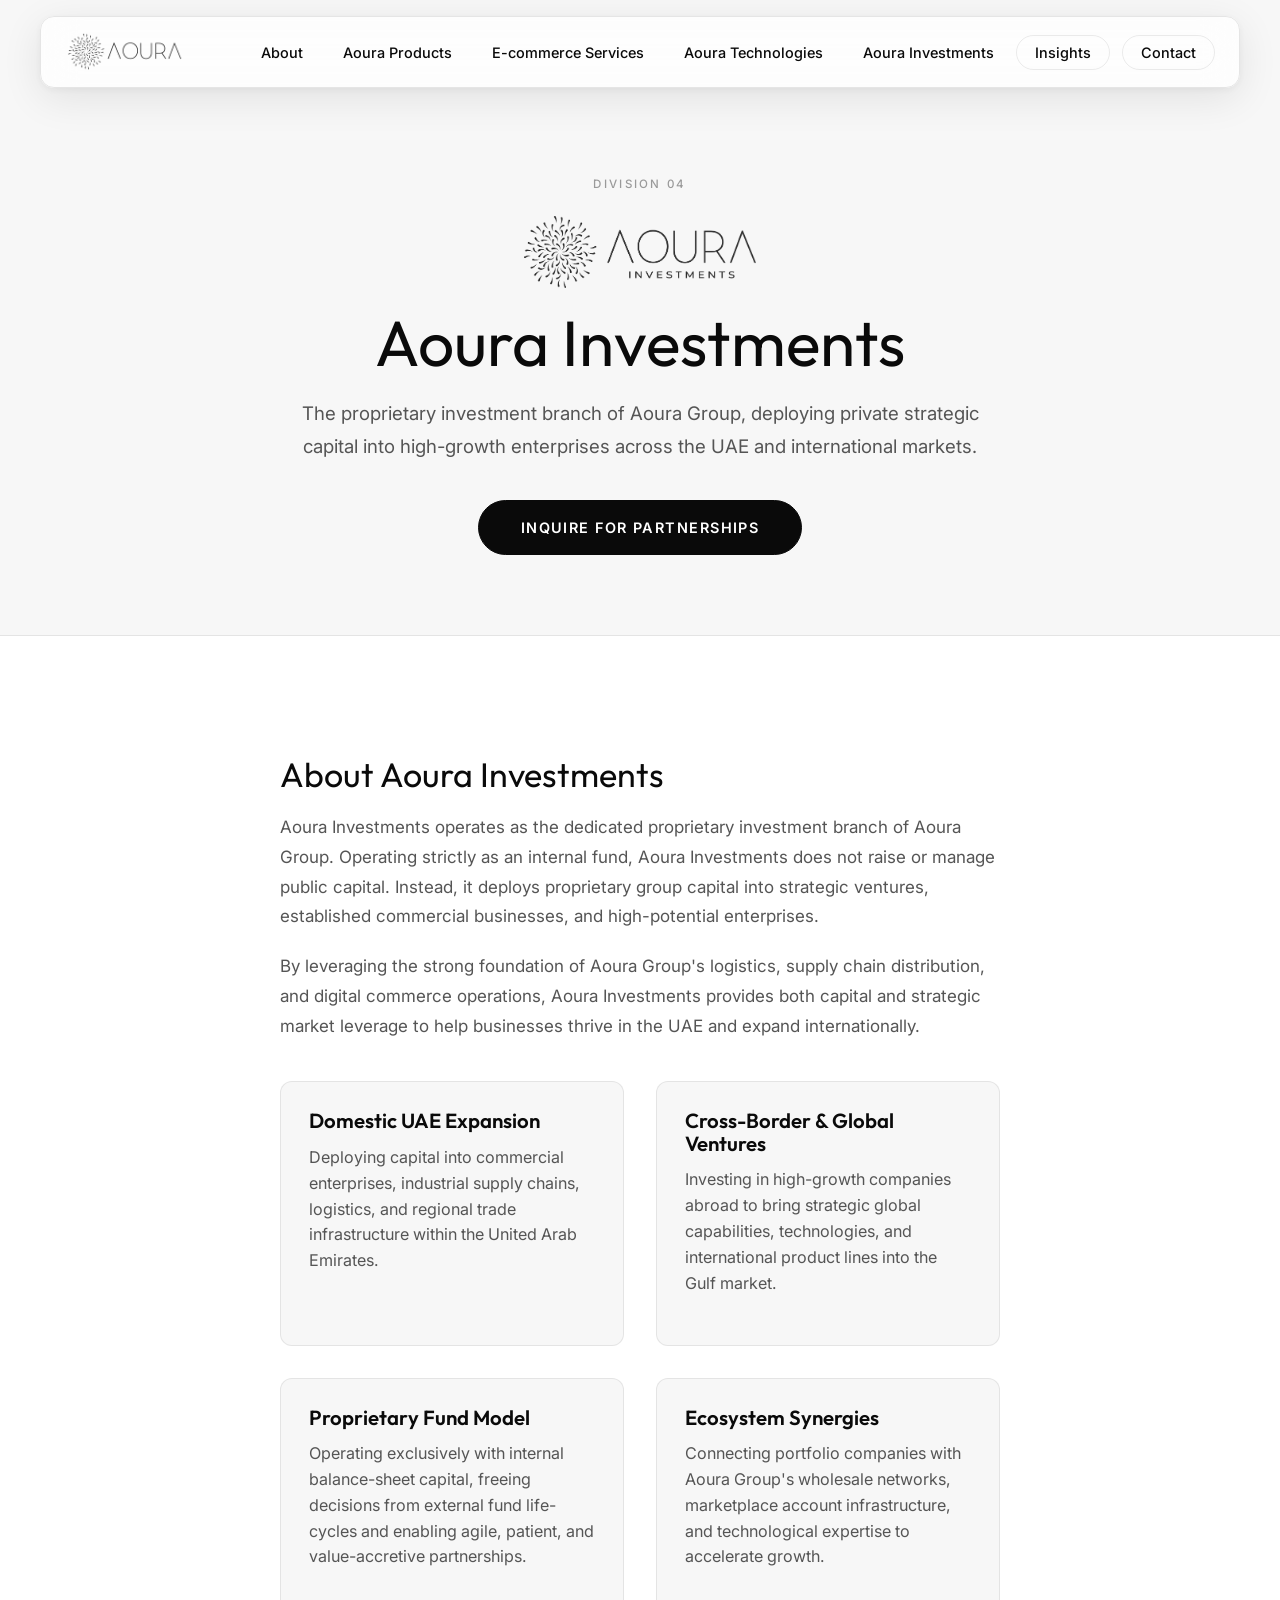
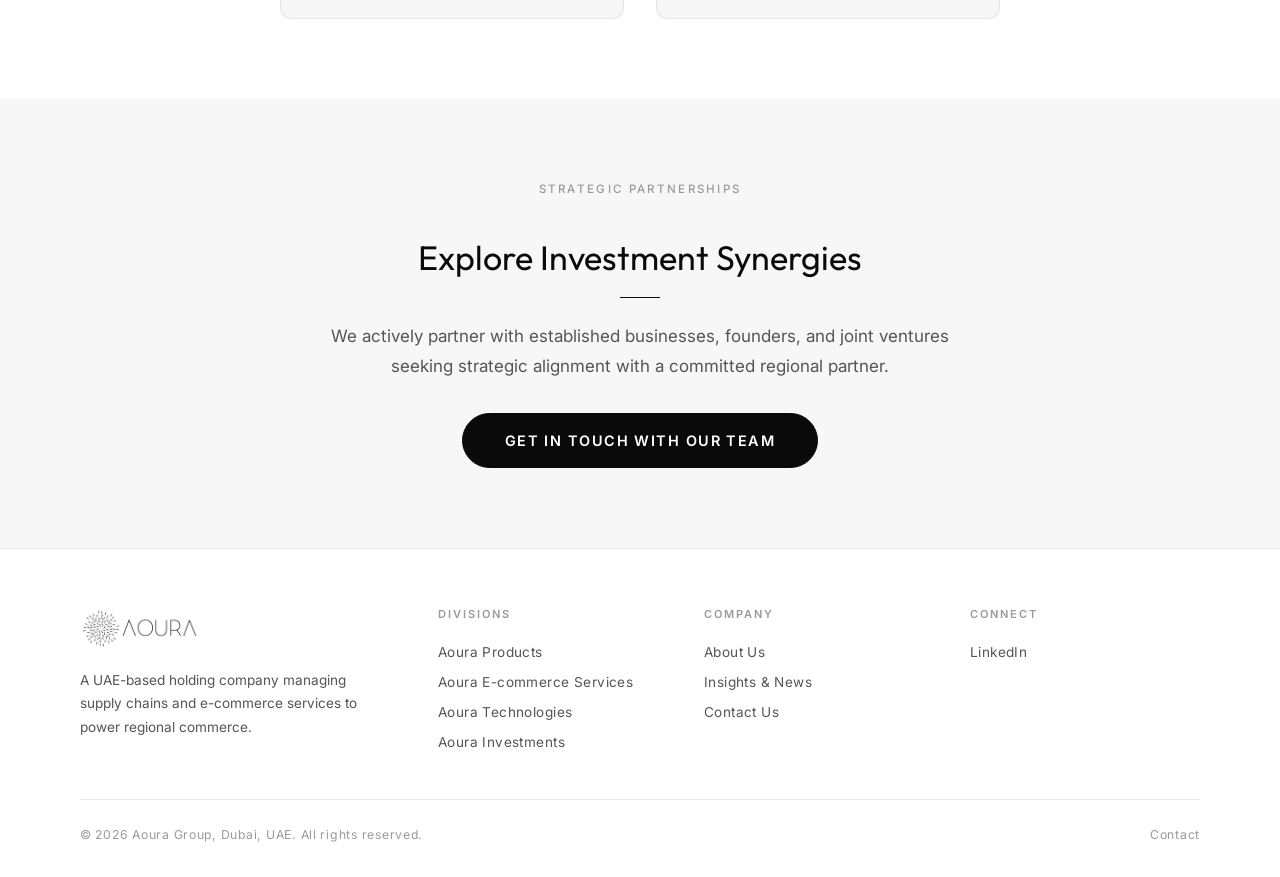
<file: investments.html>
<!DOCTYPE html>
<html lang="en">
<head>
  <meta charset="utf-8"/>
  <meta content="width=device-width, initial-scale=1.0" name="viewport"/>
  <title>Aoura Investments | Proprietary Fund & Strategic Capital | Aoura Group</title>
  <meta content="Aoura Investments is the proprietary investment branch of Aoura Group, deploying private capital into high-growth businesses and strategic ventures across the UAE and internationally." name="description"/>

  <meta content="index, follow, max-image-preview:large, max-snippet:-1, max-video-preview:-1" name="robots"/>
  <meta content="Aoura Group" name="author"/>
  <link href="https://aouragrp.com/investments.html" rel="canonical"/>
  
  <meta content="website" property="og:type"/>
  <meta content="https://aouragrp.com/investments.html" property="og:url"/>
  <meta content="Aoura Investments | Aoura Group" property="og:title"/>
  <meta content="Aoura Investments is the proprietary investment branch of Aoura Group, deploying private capital into strategic businesses across the UAE and internationally." property="og:description"/>
  <meta content="https://aouragrp.com/aoura-investments-logo.png" property="og:image"/>
  <meta content="Aoura Group" property="og:site_name"/>
  
  <meta content="summary_large_image" name="twitter:card"/>
  <meta content="Aoura Investments | Aoura Group" name="twitter:title"/>
  <meta content="Aoura Investments is the proprietary investment branch of Aoura Group, deploying private capital into strategic businesses across the UAE and internationally." name="twitter:description"/>
  <meta content="https://aouragrp.com/aoura-investments-logo.png" property="twitter:image"/>

  <link rel="icon" type="image/png" href="favicon.png">
  <link rel="preconnect" href="https://fonts.googleapis.com">
  <link rel="preconnect" href="https://fonts.gstatic.com" crossorigin>
  <link rel="stylesheet" href="style.css">

  <script type="application/ld+json">
  {
    "@context": "https://schema.org",
    "@type": "WebPage",
    "name": "Aoura Investments | Proprietary Fund & Strategic Capital",
    "description": "Aoura Investments is the proprietary investment branch of Aoura Group, deploying private capital into high-growth businesses and strategic ventures across the UAE and internationally.",
    "url": "https://aouragrp.com/investments.html"
  }
  </script>

  <script type="application/ld+json">
  {
    "@context": "https://schema.org",
    "@type": "BreadcrumbList",
    "itemListElement": [
      {
        "@type": "ListItem",
        "position": 1,
        "name": "Home",
        "item": "https://aouragrp.com/"
      },
      {
        "@type": "ListItem",
        "position": 2,
        "name": "Investments",
        "item": "https://aouragrp.com/investments.html"
      }
    ]
  }
  </script>
</head>
<body>

  <!-- NAVBAR -->
  <div class="nav-wrap">
    <nav aria-label="Main Navigation" class="nav">
      <div class="nav-inner">
        <a aria-label="Aoura Group Home" class="nav-brand" href="index.html">
          <img alt="Aoura Group" src="logo.png" style="height: 48px; filter: grayscale(100%);" onerror="this.outerHTML='<span class=\'nav-brand-fallback\'>Aoura Group</span>'"/>
        </a>
        <div class="nav-links">
          <a href="about.html">About</a>
          <a href="products.html">Aoura Products</a>
          <a href="ecommerce-services.html">E-commerce Services</a>
          <a href="technologies.html">Aoura Technologies</a>
          <a href="investments.html">Aoura Investments</a>
          <a class="nav-contact-outline" href="https://insight.aouragrp.com/" target="_blank" rel="noopener" style="margin-right: 8px;">Insights</a>
          <a class="nav-contact-outline" href="contact.html">Contact</a>
        </div>
      </div>
      <button aria-expanded="false" aria-label="Open menu" class="nav-hamburger" id="hamburger">
        <span></span><span></span><span></span>
      </button>
    </nav>
  </div>
  <div aria-label="Mobile navigation" class="mobile-drawer" id="mobileDrawer" role="navigation">
    <a href="about.html">About</a>
    <a href="products.html">Aoura Products</a>
    <a href="ecommerce-services.html">E-commerce Services</a>
    <a href="technologies.html">Aoura Technologies</a>
    <a href="investments.html">Aoura Investments</a>
    <a href="https://insight.aouragrp.com/" target="_blank" rel="noopener">Insights</a>
    <a href="contact.html">Contact</a>
  </div>
  <div class="nav-spacer"></div>

  <!-- HEADER -->
  <header class="page-header" style="text-align: center;">
    <div class="container">
      <span class="eyebrow">DIVISION 04</span>
      <div style="margin: 20px auto 16px; display: flex; justify-content: center; align-items: center;">
        <img alt="Aoura Investments Logo" src="aoura-investments-logo.png" style="max-height: 80px; width: auto; max-width: 90%; display: block;" onerror="this.style.display='none'"/>
      </div>
      <h1>Aoura Investments</h1>
      <p style="margin: 0 auto; max-width: 720px;">The proprietary investment branch of Aoura Group, deploying private strategic capital into high-growth enterprises across the UAE and international markets.</p>
      <div style="margin-top: 36px;">
        <a href="contact.html" class="btn">Inquire for Partnerships</a>
      </div>
    </div>
  </header>

  <!-- CONTENT -->
  <section class="section" id="overview">
    <div class="container content-block reveal">
      <h2>About Aoura Investments</h2>
      <p>Aoura Investments operates as the dedicated proprietary investment branch of Aoura Group. Operating strictly as an internal fund, Aoura Investments does not raise or manage public capital. Instead, it deploys proprietary group capital into strategic ventures, established commercial businesses, and high-potential enterprises.</p>
      <p>By leveraging the strong foundation of Aoura Group's logistics, supply chain distribution, and digital commerce operations, Aoura Investments provides both capital and strategic market leverage to help businesses thrive in the UAE and expand internationally.</p>
      
      <div class="sp-grid" style="grid-template-columns: 1fr 1fr; margin-top: 40px;">
        <div style="padding: 28px; border: 1px solid var(--border); border-radius: 12px; background: var(--grey-100);">
          <h3 style="font-size: 1.2rem; margin-bottom: 12px; font-weight: 600;">Domestic UAE Expansion</h3>
          <p style="font-size: 0.95rem; line-height: 1.6; color: var(--grey-600);">Deploying capital into commercial enterprises, industrial supply chains, logistics, and regional trade infrastructure within the United Arab Emirates.</p>
        </div>
        <div style="padding: 28px; border: 1px solid var(--border); border-radius: 12px; background: var(--grey-100);">
          <h3 style="font-size: 1.2rem; margin-bottom: 12px; font-weight: 600;">Cross-Border & Global Ventures</h3>
          <p style="font-size: 0.95rem; line-height: 1.6; color: var(--grey-600);">Investing in high-growth companies abroad to bring strategic global capabilities, technologies, and international product lines into the Gulf market.</p>
        </div>
        <div style="padding: 28px; border: 1px solid var(--border); border-radius: 12px; background: var(--grey-100);">
          <h3 style="font-size: 1.2rem; margin-bottom: 12px; font-weight: 600;">Proprietary Fund Model</h3>
          <p style="font-size: 0.95rem; line-height: 1.6; color: var(--grey-600);">Operating exclusively with internal balance-sheet capital, freeing decisions from external fund life-cycles and enabling agile, patient, and value-accretive partnerships.</p>
        </div>
        <div style="padding: 28px; border: 1px solid var(--border); border-radius: 12px; background: var(--grey-100);">
          <h3 style="font-size: 1.2rem; margin-bottom: 12px; font-weight: 600;">Ecosystem Synergies</h3>
          <p style="font-size: 0.95rem; line-height: 1.6; color: var(--grey-600);">Connecting portfolio companies with Aoura Group's wholesale networks, marketplace account infrastructure, and technological expertise to accelerate growth.</p>
        </div>
      </div>
    </div>
  </section>

  <!-- CTA SECTION -->
  <section class="section grey" id="investment-inquiry">
    <div class="container content-block center reveal" style="text-align: center;">
      <p class="eyebrow">Strategic Partnerships</p>
      <h2>Explore Investment Synergies</h2>
      <div class="divider" style="margin: 20px auto 24px;"></div>
      <p style="max-width: 650px; margin: 0 auto 32px; font-size: 1rem; color: var(--grey-600);">
        We actively partner with established businesses, founders, and joint ventures seeking strategic alignment with a committed regional partner.
      </p>
      <a href="contact.html" class="btn">Get in Touch with Our Team</a>
    </div>
  </section>

  <!-- FOOTER -->
  <footer>
    <div class="container">
      <div class="footer-grid">
        <div style="grid-column: span 1.4;">
          <span class="footer-brand">
            <img alt="Aoura Group" src="logo.png" style="height: 48px; filter: grayscale(100%);" onerror="this.outerHTML='<span class=\'footer-brand\'>Aoura Group</span>'"/>
          </span>
          <p class="footer-tagline">A UAE-based holding company managing supply chains and e-commerce services to power regional commerce.</p>
        </div>
        <div>
          <p class="footer-col-title">Divisions</p>
          <ul class="footer-col-links">
            <li><a href="products.html">Aoura Products</a></li>
            <li><a href="ecommerce-services.html">Aoura E-commerce Services</a></li>
            <li><a href="technologies.html">Aoura Technologies</a></li>
            <li><a href="investments.html">Aoura Investments</a></li>
          </ul>
        </div>
        <div>
          <p class="footer-col-title">Company</p>
          <ul class="footer-col-links">
            <li><a href="about.html">About Us</a></li>
            <li><a href="https://insight.aouragrp.com/" target="_blank" rel="noopener">Insights & News</a></li>
            <li><a href="contact.html">Contact Us</a></li>
          </ul>
        </div>
        <div>
          <p class="footer-col-title">Connect</p>
          <ul class="footer-col-links">
            <li><a href="https://www.linkedin.com/company/aoura-group" target="_blank" rel="noopener">LinkedIn</a></li>
          </ul>
        </div>
      </div>
      <div class="footer-bottom">
        <p class="footer-copy">© 2026 Aoura Group, Dubai, UAE. All rights reserved.</p>
        <p class="footer-copy">
          <a href="contact.html">Contact</a>
        </p>
      </div>
    </div>
  </footer>

  <script src="script.js"></script>
</body>
</html>
</file>
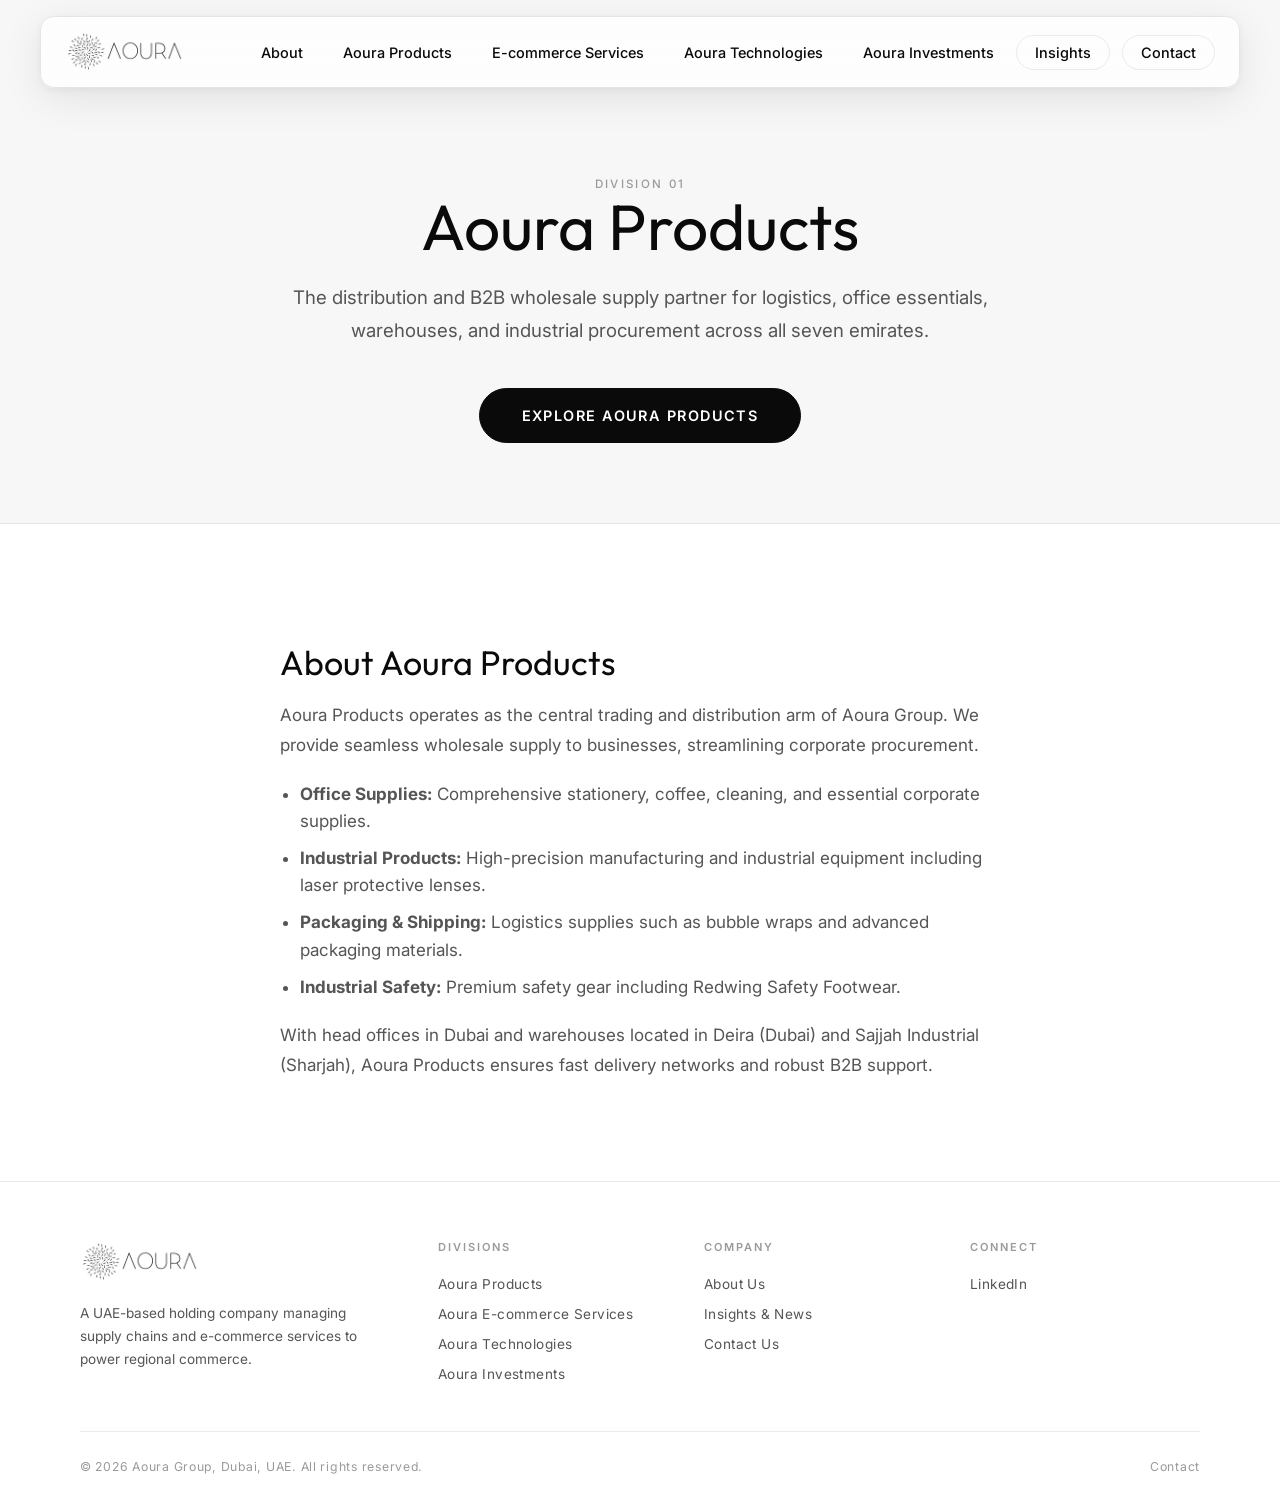
<file: products.html>
<!DOCTYPE html>
<html lang="en">
<head>
  <meta charset="utf-8"/>
  <meta content="width=device-width, initial-scale=1.0" name="viewport"/>
  <title>Aoura Products | Wholesale & Distribution Division | Aoura Group</title>
  <meta content="Aoura Products is the distribution and B2B wholesale supply partner for logistics, office essentials, warehouses, and industrial procurement across the UAE." name="description"/>

  <meta content="index, follow, max-image-preview:large, max-snippet:-1, max-video-preview:-1" name="robots"/>
  <meta content="Aoura Group" name="author"/>
  <link href="https://aouragrp.com/products.html" rel="canonical"/>
  
  <meta content="website" property="og:type"/>
  <meta content="https://aouragrp.com/products.html" property="og:url"/>
  <meta content="Aoura Products | Aoura Group" property="og:title"/>
  <meta content="Aoura Products is the distribution and B2B wholesale supply partner for logistics, office essentials, warehouses, and industrial procurement across the UAE." property="og:description"/>
  <meta content="https://aouragrp.com/logo.png" property="og:image"/>
  <meta content="Aoura Group" property="og:site_name"/>
  
  <meta content="summary_large_image" name="twitter:card"/>
  <meta content="Aoura Products | Aoura Group" name="twitter:title"/>
  <meta content="Aoura Products is the distribution and B2B wholesale supply partner for logistics, office essentials, warehouses, and industrial procurement across the UAE." name="twitter:description"/>
  <meta content="https://aouragrp.com/logo.png" name="twitter:image"/>

  <link rel="icon" type="image/png" href="favicon.png">
  <link rel="preconnect" href="https://fonts.googleapis.com">
  <link rel="preconnect" href="https://fonts.gstatic.com" crossorigin>
  <link rel="stylesheet" href="style.css">

  <script type="application/ld+json">
  {
    "@context": "https://schema.org",
    "@type": "WebPage",
    "name": "Aoura Products | Wholesale & Distribution Division",
    "description": "Aoura Products is the distribution and B2B wholesale supply partner for logistics, office essentials, warehouses, and industrial procurement across the UAE.",
    "url": "https://aouragrp.com/products.html"
  }
  </script>

  <script type="application/ld+json">
  {
    "@context": "https://schema.org",
    "@type": "BreadcrumbList",
    "itemListElement": [
      {
        "@type": "ListItem",
        "position": 1,
        "name": "Home",
        "item": "https://aouragrp.com/"
      },
      {
        "@type": "ListItem",
        "position": 2,
        "name": "Products",
        "item": "https://aouragrp.com/products.html"
      }
    ]
  }
  </script>
</head>
<body>

  <!-- NAVBAR -->
  <div class="nav-wrap">
    <nav aria-label="Main Navigation" class="nav">
      <div class="nav-inner">
        <a aria-label="Aoura Group Home" class="nav-brand" href="index.html">
          <img alt="Aoura Group" src="logo.png" style="height: 48px; filter: grayscale(100%);" onerror="this.outerHTML='<span class=\'nav-brand-fallback\'>Aoura Group</span>'"/>
        </a>
        <div class="nav-links">
          <a href="about.html">About</a>
          <a href="products.html">Aoura Products</a>
          <a href="ecommerce-services.html">E-commerce Services</a>
          <a href="technologies.html">Aoura Technologies</a>
          <a href="investments.html">Aoura Investments</a>
          <a class="nav-contact-outline" href="https://insight.aouragrp.com/" target="_blank" rel="noopener" style="margin-right: 8px;">Insights</a>
          <a class="nav-contact-outline" href="contact.html">Contact</a>
        </div>
      </div>
      <button aria-expanded="false" aria-label="Open menu" class="nav-hamburger" id="hamburger">
        <span></span><span></span><span></span>
      </button>
    </nav>
  </div>
  <div aria-label="Mobile navigation" class="mobile-drawer" id="mobileDrawer" role="navigation">
    <a href="about.html">About</a>
    <a href="products.html">Aoura Products</a>
    <a href="ecommerce-services.html">E-commerce Services</a>
    <a href="technologies.html">Aoura Technologies</a>
    <a href="investments.html">Aoura Investments</a>
    <a href="https://insight.aouragrp.com/" target="_blank" rel="noopener">Insights</a>
    <a href="contact.html">Contact</a>
  </div>
  <div class="nav-spacer"></div>

  <!-- HEADER -->
  <header class="page-header" style="text-align: center;">
    <div class="container">
      <span class="eyebrow">DIVISION 01</span>
      <h1>Aoura Products</h1>
      <p style="margin: 0 auto;">The distribution and B2B wholesale supply partner for logistics, office essentials, warehouses, and industrial procurement across all seven emirates.</p>
      <div style="margin-top: 40px;">
        <a href="https://products.aouragrp.com/" class="btn" target="_blank" rel="noopener">Explore Aoura Products</a>
      </div>
    </div>
  </header>

  <!-- CONTENT -->
  <section class="section" id="overview">
    <div class="container content-block reveal">
      <h2>About Aoura Products</h2>
      <p>Aoura Products operates as the central trading and distribution arm of Aoura Group. We provide seamless wholesale supply to businesses, streamlining corporate procurement.</p>
      <ul>
        <li><strong>Office Supplies:</strong> Comprehensive stationery, coffee, cleaning, and essential corporate supplies.</li>
        <li><strong>Industrial Products:</strong> High-precision manufacturing and industrial equipment including laser protective lenses.</li>
        <li><strong>Packaging & Shipping:</strong> Logistics supplies such as bubble wraps and advanced packaging materials.</li>
        <li><strong>Industrial Safety:</strong> Premium safety gear including Redwing Safety Footwear.</li>
      </ul>
      <p>With head offices in Dubai and warehouses located in Deira (Dubai) and Sajjah Industrial (Sharjah), Aoura Products ensures fast delivery networks and robust B2B support.</p>
    </div>
  </section>

  <!-- FOOTER -->
  <footer>
    <div class="container">
      <div class="footer-grid">
        <div style="grid-column: span 1.4;">
          <span class="footer-brand">
            <img alt="Aoura Group" src="logo.png" style="height: 48px; filter: grayscale(100%);" onerror="this.outerHTML='<span class=\'footer-brand\'>Aoura Group</span>'"/>
          </span>
          <p class="footer-tagline">A UAE-based holding company managing supply chains and e-commerce services to power regional commerce.</p>
        </div>
        <div>
          <p class="footer-col-title">Divisions</p>
          <ul class="footer-col-links">
            <li><a href="products.html">Aoura Products</a></li>
            <li><a href="ecommerce-services.html">Aoura E-commerce Services</a></li>
            <li><a href="technologies.html">Aoura Technologies</a></li>
            <li><a href="investments.html">Aoura Investments</a></li>
          </ul>
        </div>
        <div>
          <p class="footer-col-title">Company</p>
          <ul class="footer-col-links">
            <li><a href="about.html">About Us</a></li>
            <li><a href="https://insight.aouragrp.com/" target="_blank" rel="noopener">Insights & News</a></li>
            <li><a href="contact.html">Contact Us</a></li>
          </ul>
        </div>
        <div>
          <p class="footer-col-title">Connect</p>
          <ul class="footer-col-links">
            <li><a href="https://www.linkedin.com/company/aoura-group" target="_blank" rel="noopener">LinkedIn</a></li>
          </ul>
        </div>
      </div>
      <div class="footer-bottom">
        <p class="footer-copy">© 2026 Aoura Group, Dubai, UAE. All rights reserved.</p>
        <p class="footer-copy">
          <a href="contact.html">Contact</a>
        </p>
      </div>
    </div>
  </footer>

  <script src="script.js"></script>
</body>
</html>
</file>
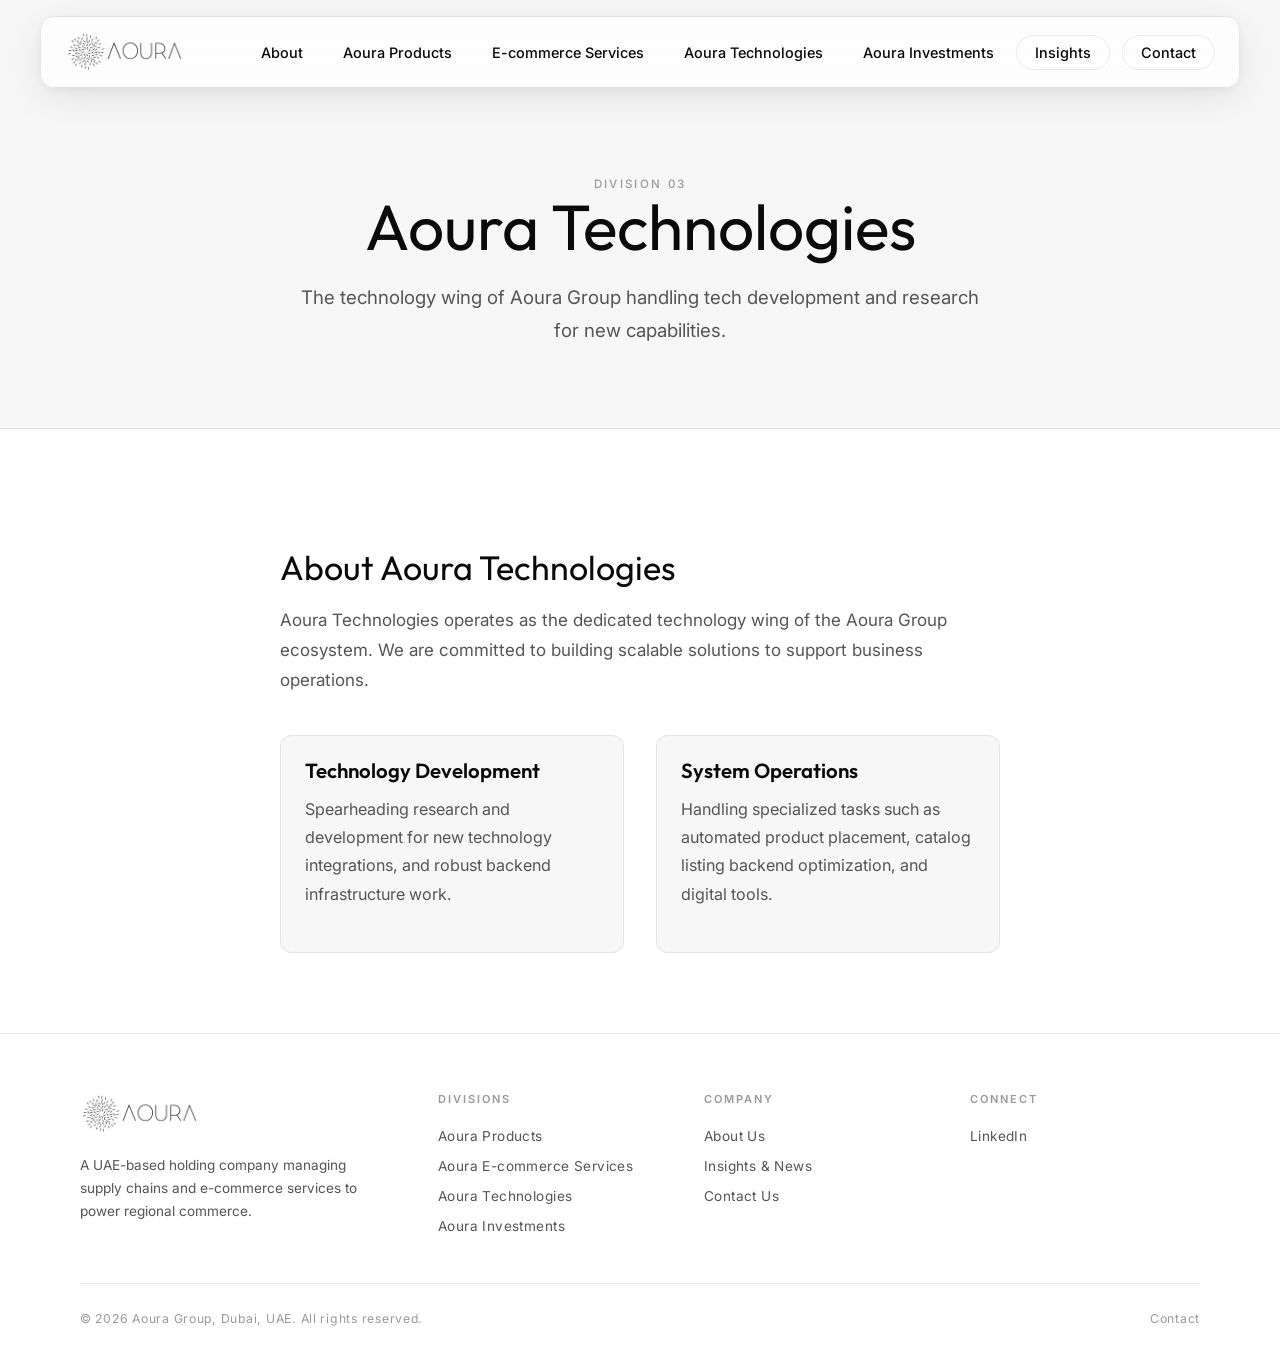
<file: technologies.html>
<!DOCTYPE html>
<html lang="en">
<head>
  <meta charset="utf-8"/>
  <meta content="width=device-width, initial-scale=1.0" name="viewport"/>
  <title>Aoura Technologies | Technology Development | Aoura Group</title>
  <meta content="Aoura Technologies is the technology wing of Aoura Group, handling tech development and research for new technology, product placement listing, and backend work." name="description"/>

  <meta content="index, follow, max-image-preview:large, max-snippet:-1, max-video-preview:-1" name="robots"/>
  <meta content="Aoura Group" name="author"/>
  <link href="https://aouragrp.com/technologies.html" rel="canonical"/>
  
  <meta content="website" property="og:type"/>
  <meta content="https://aouragrp.com/technologies.html" property="og:url"/>
  <meta content="Aoura Technologies | Aoura Group" property="og:title"/>
  <meta content="Aoura Technologies is the technology wing of Aoura Group, handling tech development and research for new technology, product placement listing, and backend work." property="og:description"/>
  <meta content="https://aouragrp.com/logo.png" property="og:image"/>
  <meta content="Aoura Group" property="og:site_name"/>
  
  <meta content="summary_large_image" name="twitter:card"/>
  <meta content="Aoura Technologies | Aoura Group" name="twitter:title"/>
  <meta content="Aoura Technologies is the technology wing of Aoura Group, handling tech development and research for new technology, product placement listing, and backend work." name="twitter:description"/>
  <meta content="https://aouragrp.com/logo.png" name="twitter:image"/>

  <link rel="icon" type="image/png" href="favicon.png">
  <link rel="preconnect" href="https://fonts.googleapis.com">
  <link rel="preconnect" href="https://fonts.gstatic.com" crossorigin>
  <link rel="stylesheet" href="style.css">

  <script type="application/ld+json">
  {
    "@context": "https://schema.org",
    "@type": "WebPage",
    "name": "Aoura Technologies | Technology Development",
    "description": "Aoura Technologies is the technology wing of Aoura Group, handling tech development and research for new technology, product placement listing, and backend work.",
    "url": "https://aouragrp.com/technologies.html"
  }
  </script>

  <script type="application/ld+json">
  {
    "@context": "https://schema.org",
    "@type": "BreadcrumbList",
    "itemListElement": [
      {
        "@type": "ListItem",
        "position": 1,
        "name": "Home",
        "item": "https://aouragrp.com/"
      },
      {
        "@type": "ListItem",
        "position": 2,
        "name": "Technologies",
        "item": "https://aouragrp.com/technologies.html"
      }
    ]
  }
  </script>
</head>
<body>

  <!-- NAVBAR -->
  <div class="nav-wrap">
    <nav aria-label="Main Navigation" class="nav">
      <div class="nav-inner">
        <a aria-label="Aoura Group Home" class="nav-brand" href="index.html">
          <img alt="Aoura Group" src="logo.png" style="height: 48px; filter: grayscale(100%);" onerror="this.outerHTML='<span class=\'nav-brand-fallback\'>Aoura Group</span>'"/>
        </a>
        <div class="nav-links">
          <a href="about.html">About</a>
          <a href="products.html">Aoura Products</a>
          <a href="ecommerce-services.html">E-commerce Services</a>
          <a href="technologies.html">Aoura Technologies</a>
          <a href="investments.html">Aoura Investments</a>
          <a class="nav-contact-outline" href="https://insight.aouragrp.com/" target="_blank" rel="noopener" style="margin-right: 8px;">Insights</a>
          <a class="nav-contact-outline" href="contact.html">Contact</a>
        </div>
      </div>
      <button aria-expanded="false" aria-label="Open menu" class="nav-hamburger" id="hamburger">
        <span></span><span></span><span></span>
      </button>
    </nav>
  </div>
  <div aria-label="Mobile navigation" class="mobile-drawer" id="mobileDrawer" role="navigation">
    <a href="about.html">About</a>
    <a href="products.html">Aoura Products</a>
    <a href="ecommerce-services.html">E-commerce Services</a>
    <a href="technologies.html">Aoura Technologies</a>
    <a href="investments.html">Aoura Investments</a>
    <a href="https://insight.aouragrp.com/" target="_blank" rel="noopener">Insights</a>
    <a href="contact.html">Contact</a>
  </div>
  <div class="nav-spacer"></div>

  <!-- HEADER -->
  <header class="page-header" style="text-align: center;">
    <div class="container">
      <span class="eyebrow">DIVISION 03</span>
      <h1>Aoura Technologies</h1>
      <p style="margin: 0 auto;">The technology wing of Aoura Group handling tech development and research for new capabilities.</p>
    </div>
  </header>

  <!-- CONTENT -->
  <section class="section" id="overview">
    <div class="container content-block reveal">
      <h2>About Aoura Technologies</h2>
      <p>Aoura Technologies operates as the dedicated technology wing of the Aoura Group ecosystem. We are committed to building scalable solutions to support business operations.</p>
      
      <div class="sp-grid" style="grid-template-columns: 1fr 1fr; margin-top: 40px;">
        <div style="padding: 24px; border: 1px solid var(--border); border-radius: 12px; background: var(--grey-100);">
          <h3 style="font-size: 1.2rem; margin-bottom: 12px; font-weight: 600;">Technology Development</h3>
          <p style="font-size: 0.95rem;">Spearheading research and development for new technology integrations, and robust backend infrastructure work.</p>
        </div>
        <div style="padding: 24px; border: 1px solid var(--border); border-radius: 12px; background: var(--grey-100);">
          <h3 style="font-size: 1.2rem; margin-bottom: 12px; font-weight: 600;">System Operations</h3>
          <p style="font-size: 0.95rem;">Handling specialized tasks such as automated product placement, catalog listing backend optimization, and digital tools.</p>
        </div>
      </div>
    </div>
  </section>

  <!-- FOOTER -->
  <footer>
    <div class="container">
      <div class="footer-grid">
        <div style="grid-column: span 1.4;">
          <span class="footer-brand">
            <img alt="Aoura Group" src="logo.png" style="height: 48px; filter: grayscale(100%);" onerror="this.outerHTML='<span class=\'footer-brand\'>Aoura Group</span>'"/>
          </span>
          <p class="footer-tagline">A UAE-based holding company managing supply chains and e-commerce services to power regional commerce.</p>
        </div>
        <div>
          <p class="footer-col-title">Divisions</p>
          <ul class="footer-col-links">
            <li><a href="products.html">Aoura Products</a></li>
            <li><a href="ecommerce-services.html">Aoura E-commerce Services</a></li>
            <li><a href="technologies.html">Aoura Technologies</a></li>
            <li><a href="investments.html">Aoura Investments</a></li>
          </ul>
        </div>
        <div>
          <p class="footer-col-title">Company</p>
          <ul class="footer-col-links">
            <li><a href="about.html">About Us</a></li>
            <li><a href="https://insight.aouragrp.com/" target="_blank" rel="noopener">Insights & News</a></li>
            <li><a href="contact.html">Contact Us</a></li>
          </ul>
        </div>
        <div>
          <p class="footer-col-title">Connect</p>
          <ul class="footer-col-links">
            <li><a href="https://www.linkedin.com/company/aoura-group" target="_blank" rel="noopener">LinkedIn</a></li>
          </ul>
        </div>
      </div>
      <div class="footer-bottom">
        <p class="footer-copy">© 2026 Aoura Group, Dubai, UAE. All rights reserved.</p>
        <p class="footer-copy">
          <a href="contact.html">Contact</a>
        </p>
      </div>
    </div>
  </footer>

  <script src="script.js"></script>
</body>
</html>
</file>
<file: style.css>
@import url('https://fonts.googleapis.com/css2?family=Outfit:wght@300;400;500;600;700&family=Inter:wght@300;400;500;600&display=swap');

*,
*::before,
*::after {
  box-sizing: border-box;
  margin: 0;
  padding: 0;
}

:root {
  --black: #0a0a0a;
  --white: #ffffff;
  --grey-100: #f7f7f7;
  --grey-200: #e8e8e8;
  --grey-400: #9a9a9a;
  --grey-600: #555;
  --glass: rgba(255, 255, 255, 0.78);
  --g200: #e5e5e5;
  --g500: #777;
  --border: rgba(0, 0, 0, 0.08);
  --radius: 14px;
  --radius-pill: 999px;
  --nav-h: 72px;
  --font-display: 'Outfit', sans-serif;
  --font-body: 'Inter', sans-serif;
  --max-w: 1200px;
  --section-pad: 80px;
}

html {
  scroll-behavior: smooth;
  font-size: 17px;
}

body {
  font-family: var(--font-body);
  background: var(--white);
  color: var(--black);
  -webkit-font-smoothing: antialiased;
  overflow-x: hidden;
  max-width: 100%;
}

::selection {
  background: var(--black);
  color: var(--white);
}

h1, h2, h3, h4 {
  font-family: var(--font-display);
  font-weight: 400;
  line-height: 1.1;
}

p {
  line-height: 1.75;
  color: var(--grey-600);
}

a {
  color: inherit;
  text-decoration: none;
}

.eyebrow {
  font-family: var(--font-body);
  font-size: 0.68rem;
  font-weight: 500;
  letter-spacing: 0.2em;
  text-transform: uppercase;
  color: var(--grey-400);
}

.container {
  max-width: var(--max-w);
  margin: 0 auto;
  padding: 0 40px;
}

@media(max-width:768px) {
  .container {
    padding: 0 20px;
  }
}

.divider {
  width: 40px;
  height: 1px;
  background: var(--black);
  margin: 20px 0;
}

/* ── NAVBAR ── */
.nav-wrap {
  position: fixed;
  top: 16px;
  left: 0;
  right: 0;
  z-index: 999;
  display: flex;
  justify-content: center;
  pointer-events: none;
}

.nav {
  pointer-events: auto;
  width: calc(100% - 40px);
  max-width: 1200px;
  height: var(--nav-h);
  background: var(--glass);
  backdrop-filter: blur(18px);
  -webkit-backdrop-filter: blur(18px);
  border: 1px solid var(--g200);
  border-radius: var(--radius);
  box-shadow: 0 10px 40px rgba(0, 0, 0, 0.09), 0 2px 8px rgba(0, 0, 0, 0.05);
  display: flex;
  align-items: center;
}

.nav-inner {
  width: 100%;
  padding: 0 24px;
  display: flex;
  align-items: center;
  justify-content: space-between;
}

.nav-brand {
  display: flex;
  align-items: center;
  gap: 10px;
  font-family: var(--font-display);
  font-size: 1.3rem;
  font-weight: 500;
  color: var(--black);
}

.nav-brand img {
  height: 34px;
  width: auto;
  display: block;
}

.nav-links {
  display: flex;
  align-items: center;
  gap: 4px;
}

.nav-links a {
  font-size: 0.85rem;
  color: var(--black);
  padding: 8px 18px;
  border-radius: var(--radius-pill);
  transition: all 0.22s ease;
  font-weight: 500;
}

.nav-links a:hover {
  background: rgba(0, 0, 0, 0.05);
  color: var(--black);
}

.nav-contact-outline {
  font-size: 0.85rem;
  color: var(--black);
  padding: 8px 20px;
  border-radius: var(--radius-pill);
  border: 1px solid var(--border);
  transition: all 0.22s ease;
  font-weight: 500;
}

.nav-contact-outline:hover {
  background: rgba(0, 0, 0, 0.05);
  color: var(--black);
  border-color: rgba(0, 0, 0, 0.18);
}

.nav-hamburger {
  display: none;
  flex-direction: column;
  justify-content: center;
  gap: 5px;
  width: 36px;
  height: 36px;
  background: none;
  border: none;
  cursor: pointer;
  padding: 4px;
  flex-shrink: 0;
}

.nav-hamburger span {
  display: block;
  width: 22px;
  height: 1.5px;
  background: var(--black);
  transition: transform .3s, opacity .3s;
}

.nav-hamburger.open span:nth-child(1) {
  transform: translateY(6.5px) rotate(45deg);
}

.nav-hamburger.open span:nth-child(2) {
  opacity: 0;
}

.nav-hamburger.open span:nth-child(3) {
  transform: translateY(-6.5px) rotate(-45deg);
}

.mobile-drawer {
  display: none;
  position: fixed;
  top: calc(16px + var(--nav-h) + 8px);
  left: 20px;
  right: 20px;
  background: rgba(250, 250, 250, 0.97);
  backdrop-filter: blur(20px);
  -webkit-backdrop-filter: blur(20px);
  border: 1px solid var(--g200);
  border-radius: var(--radius);
  box-shadow: 0 16px 40px rgba(0, 0, 0, 0.12);
  z-index: 998;
  padding: 12px 16px 16px;
  flex-direction: column;
  gap: 2px;
}

.mobile-drawer.open {
  display: flex;
}

.mobile-drawer a {
  font-size: 0.95rem;
  font-weight: 400;
  color: var(--grey-600);
  padding: 13px 12px;
  border-bottom: 1px solid var(--border);
  display: block;
  transition: color .2s;
  border-radius: 8px;
}

.mobile-drawer a:last-child {
  border-bottom: none;
}

.nav-spacer {
  height: 0;
}

/* ── HERO ── */
#hero {
  position: relative;
  background: linear-gradient(-45deg, #ffffff, #f5f7fa, #ffffff, #eef2f5);
  background-size: 400% 400%;
  animation: gradientBG 15s ease infinite;
  min-height: 85vh;
  display: flex;
  align-items: center;
  justify-content: center;
  overflow: hidden;
  text-align: center;
  border-bottom: 1px solid var(--border);
}

@keyframes gradientBG {
  0% { background-position: 0% 50%; }
  50% { background-position: 100% 50%; }
  100% { background-position: 0% 50%; }
}

.hero-bg-text {
  position: absolute;
  font-family: var(--font-display);
  font-size: 25vw;
  font-weight: 600;
  color: rgba(0, 0, 0, 0.015);
  white-space: nowrap;
  user-select: none;
  top: 50%;
  left: 50%;
  transform: translate(-50%, -50%);
  animation: slow-pan 40s linear infinite alternate;
  z-index: 0;
}

@keyframes slow-pan {
  0% { transform: translate(-45%, -50%); }
  100% { transform: translate(-55%, -50%); }
}

.hero-content {
  position: relative;
  z-index: 1;
  max-width: var(--max-w);
  margin: 0 auto;
  padding: calc(var(--nav-h) + 80px) 40px 80px;
  color: var(--black);
}

.hero-content h1 {
  font-size: clamp(3rem, 7vw, 6.5rem);
  font-weight: 300;
  color: var(--black);
  line-height: 1.05;
  margin-bottom: 20px;
}

.hero-sub {
  font-family: var(--font-body);
  font-size: 1rem;
  letter-spacing: 0.15em;
  text-transform: uppercase;
  color: var(--grey-600);
  margin: 0 auto 40px;
  line-height: 1.8;
  max-width: 600px;
}

/* ── TYPEWRITER ── */
.typewriter-container {
  display: inline-block;
  margin-bottom: 24px;
}

.typewriter {
  overflow: hidden;
  border-right: .05em solid var(--black);
  white-space: nowrap;
  margin: 0 auto;
  letter-spacing: .05em;
  animation:
    typing 2s steps(40, end),
    blink-caret .75s step-end infinite;
}

@keyframes typing {
  from { width: 0 }
  to { width: 100% }
}

@keyframes blink-caret {
  from, to { border-color: transparent }
  50% { border-color: var(--black); }
}

/* ── CARDS (General Usage) ── */
.sp-grid {
  display: grid;
  grid-template-columns: repeat(2, 1fr);
  gap: 32px;
}

@media(max-width:768px) {
  .sp-grid {
    grid-template-columns: 1fr !important;
  }
}

.sp-card {
  background: var(--white);
  border: 1px solid var(--border);
  border-radius: 12px;
  padding: 32px;
  transition: transform 0.4s cubic-bezier(0.16, 1, 0.3, 1), box-shadow 0.4s;
  display: flex;
  flex-direction: column;
  position: relative;
  text-decoration: none !important;
  overflow: hidden;
}

.sp-card:hover {
  transform: translateY(-8px) scale(1.01);
  box-shadow: 0 24px 48px rgba(0, 0, 0, 0.08), 0 4px 12px rgba(0, 0, 0, 0.04);
}

.sp-img-wrap {
  width: 100%;
  aspect-ratio: 16/9;
  background: var(--grey-100);
  border-radius: 8px;
  overflow: hidden;
  margin-bottom: 20px;
  display: flex;
  align-items: center;
  justify-content: center;
}

.sp-img-wrap img {
  width: 100%;
  height: 100%;
  object-fit: cover;
  transition: transform 0.6s cubic-bezier(0.16, 1, 0.3, 1);
}

.sp-card:hover .sp-img-wrap img {
  transform: scale(1.05);
}

.sp-card h3 {
  font-family: var(--font-body);
  font-size: 1.3rem;
  font-weight: 600;
  margin-bottom: 12px;
  color: var(--black);
}

.sp-cat {
  font-size: 0.75rem;
  color: var(--grey-400);
  text-transform: uppercase;
  letter-spacing: 0.08em;
  margin-bottom: 12px;
}

.sp-action-btn {
  display: inline-block;
  margin-top: auto;
  padding: 10px 24px;
  border-radius: 999px;
  font-size: 0.85rem;
  font-weight: 500;
  color: var(--black);
  position: relative;
  text-transform: uppercase;
  letter-spacing: 0.1em;
  align-self: flex-start;
  margin-top: 24px;
}

.sp-action-btn::before {
  content: '';
  position: absolute;
  top: 0; left: 0; right: 0; bottom: 0;
  border-radius: 999px;
  border: 1px solid rgba(0, 0, 0, 0.15);
  transition: border-color 0.4s ease;
}

.sp-action-btn::after {
  content: '';
  position: absolute;
  top: 0; left: 0; right: 0; bottom: 0;
  border-radius: 999px;
  border: 1.5px solid var(--black);
  clip-path: inset(0 100% 0 0);
  transition: clip-path 0.5s cubic-bezier(0.16, 1, 0.3, 1);
}

.sp-card:hover .sp-action-btn::after {
  clip-path: inset(0 0 0 0);
}

/* ── SECTIONS ── */
.section {
  padding: var(--section-pad) 0;
  background: var(--white);
}

.section.grey {
  background: var(--grey-100);
}

.section.dark {
  background: var(--black);
  color: var(--white);
}

.section-header {
  max-width: 640px;
  margin-bottom: 60px;
}

.section-header.center {
  margin: 0 auto 60px auto;
  text-align: center;
  display: flex;
  flex-direction: column;
  align-items: center;
}

.section-header h2 {
  font-size: clamp(2rem, 3.5vw, 3rem);
  margin: 14px 0 18px;
}

.section-header.dark h2 {
  color: var(--white);
}

/* ── INSIGHTS PREVIEW ON HOME ── */
.insights-banner {
  padding: 120px 0;
  background: linear-gradient(145deg, #08080c 0%, #151722 50%, #08080c 100%);
  color: var(--white);
  text-align: center;
  border-top: 1px solid var(--border);
}

/* ── BUTTONS ── */
.btn {
  display: inline-block;
  padding: 18px 42px;
  background: var(--black);
  color: var(--white);
  font-weight: 600;
  border-radius: 999px;
  text-transform: uppercase;
  letter-spacing: 0.1em;
  font-size: 0.85rem;
  transition: transform 0.4s cubic-bezier(0.16, 1, 0.3, 1), box-shadow 0.4s ease;
  border: 1px solid var(--black);
}

.btn:hover {
  transform: scale(1.05);
  box-shadow: 0 10px 30px rgba(0,0,0,0.15);
  color: var(--white);
}

.btn-light {
  background: var(--white);
  color: var(--black);
  border-color: var(--white);
}

.btn-light:hover {
  box-shadow: 0 10px 30px rgba(255,255,255,0.15);
  color: var(--black);
}

/* ── CONTACT ── */
.contact-grid {
  display: grid;
  grid-template-columns: 1fr 1fr;
  gap: 80px;
  align-items: start;
}

@media(max-width:900px) {
  .contact-grid {
    grid-template-columns: 1fr;
    gap: 48px;
  }
}

/* ── FOOTER ── */
footer {
  background: var(--white);
  padding: 56px 0 32px;
  border-top: 1px solid var(--border);
}

.footer-grid {
  display: grid;
  grid-template-columns: 1.4fr 1fr 1fr 1fr;
  gap: 36px;
  margin-bottom: 48px;
}

@media(max-width:1100px) {
  .footer-grid {
    grid-template-columns: 1fr 1fr;
  }
}

@media(max-width:768px) {
  .footer-grid {
    grid-template-columns: 1fr;
    gap: 28px;
  }
}

.footer-brand {
  font-family: var(--font-display);
  font-size: 1.4rem;
  font-weight: 500;
  color: var(--black);
  margin-bottom: 10px;
  display: block;
}

.footer-tagline {
  font-size: 0.8rem;
  color: var(--grey-600);
  line-height: 1.7;
  max-width: 280px;
}

.footer-col-title {
  font-size: 0.65rem;
  font-weight: 600;
  letter-spacing: 0.18em;
  text-transform: uppercase;
  color: var(--grey-400);
  margin-bottom: 16px;
}

.footer-col-links {
  list-style: none;
  display: flex;
  flex-direction: column;
  gap: 10px;
}

.footer-col-links a {
  font-size: 0.8rem;
  color: var(--grey-600);
  letter-spacing: 0.03em;
  transition: color .2s;
}

.footer-col-links a:hover {
  color: var(--black);
}

.footer-bottom {
  border-top: 1px solid var(--border);
  padding-top: 24px;
  display: flex;
  align-items: center;
  justify-content: space-between;
  flex-wrap: wrap;
  gap: 12px;
}

.footer-copy {
  font-size: 0.72rem;
  letter-spacing: 0.06em;
  color: var(--grey-400);
}

/* ── REVEAL ── */
.reveal {
  opacity: 0;
  transform: translateY(40px) scale(0.95);
  transition: opacity 1s cubic-bezier(0.16, 1, 0.3, 1), transform 1s cubic-bezier(0.16, 1, 0.3, 1);
}

.reveal.visible {
  opacity: 1;
  transform: translateY(0) scale(1);
}

/* ── PAGE HEADER CONTENT ── */
.page-header {
  padding: calc(var(--nav-h) + 100px) 0 80px;
  background: var(--grey-100);
  border-bottom: 1px solid var(--border);
}

.page-header h1 {
  font-size: clamp(2.5rem, 5vw, 4.5rem);
  margin-bottom: 20px;
}

.page-header p {
  font-size: 1.1rem;
  max-width: 700px;
}

.content-block {
  max-width: 800px;
  margin: 0 auto;
}

.content-block h2 {
  font-size: 2rem;
  margin: 40px 0 20px;
}

.content-block p {
  margin-bottom: 20px;
}

.content-block ul {
  margin: 20px 0 20px 20px;
}

.content-block li {
  margin-bottom: 10px;
  color: var(--grey-600);
  line-height: 1.6;
}

@media(max-width:1120px) and (min-width:769px) {
  .nav-links a {
    padding: 8px 10px;
    font-size: 0.8rem;
  }
  .nav-contact-outline {
    padding: 8px 12px;
    font-size: 0.8rem;
  }
}

@media(max-width:768px) {
  :root {
    --section-pad: 50px;
    --nav-h: 64px;
  }

  .nav-links {
    display: none;
  }

  .nav-hamburger {
    display: flex;
  }

  /* Make tap targets larger and full width for easier use */
  .btn, .sp-action-btn {
    width: 100%;
    text-align: center;
    padding: 16px 20px;
    display: flex;
    justify-content: center;
    align-items: center;
  }
  
  /* Give cards slightly less padding so content breathes more */
  .sp-card {
    padding: 24px;
  }
  
  /* Reduce excessive padding on mobile headers */
  .page-header {
    padding: calc(var(--nav-h) + 60px) 0 40px;
  }
  
  .section-header {
    margin-bottom: 40px;
  }
  
  .section-header.center {
    margin: 0 auto 40px auto;
  }
  
  /* Enlarge mobile navigation links for thumbs */
  .mobile-drawer a {
    padding: 16px 12px;
    font-size: 1.05rem;
  }
}
</file>
